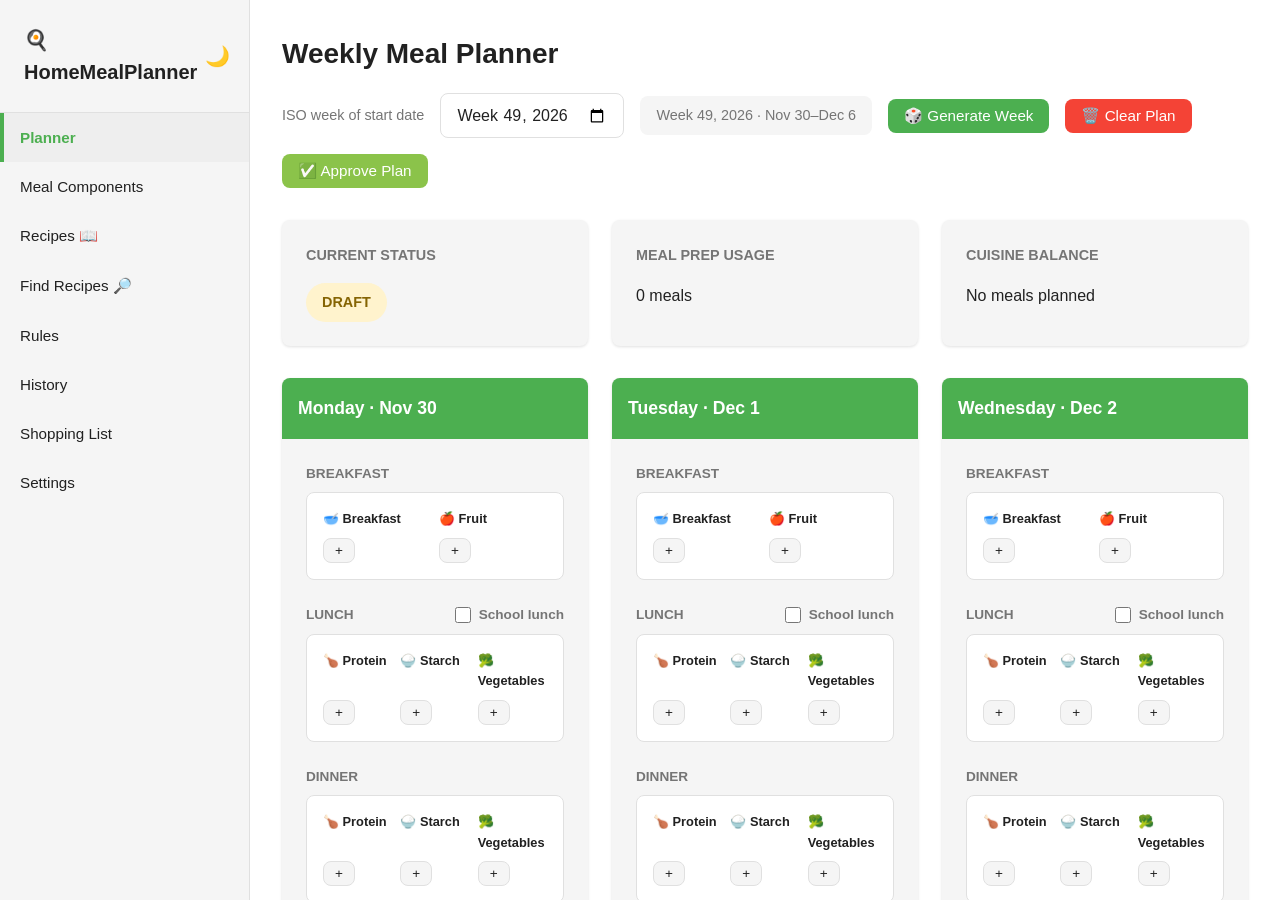
<file: index.html>
<!DOCTYPE html>
<html lang="en">
<head>
    <meta charset="UTF-8">
    <meta name="viewport" content="width=device-width, initial-scale=1.0">
    <title>HomeMealPlanner - Weekly Meal Planning Made Easy</title>
    <link rel="stylesheet" href="css/styles.css">
</head>
<body>
    <div class="app-container">
        <!-- Navigation -->
        <nav class="main-nav">
            <div class="nav-header">
                <h1 class="logo">🍳 HomeMealPlanner</h1>
                <button id="theme-toggle" class="theme-toggle" title="Toggle dark mode">
                    <span class="theme-icon">🌙</span>
                </button>
            </div>
            <ul class="nav-links">
                <li><button class="nav-btn active" data-page="planner">Planner</button></li>
                <li><button class="nav-btn" data-page="meals">Meal Components</button></li>
                <li><button class="nav-btn" data-page="recipes">Recipes 📖</button></li>
                <li><button class="nav-btn" data-page="recipe-discovery">Find Recipes 🔎</button></li>
                <li><button class="nav-btn" data-page="rules">Rules</button></li>
                <li><button class="nav-btn" data-page="history">History</button></li>
                <li><button class="nav-btn" data-page="shopping">Shopping List</button></li>
                <li><button class="nav-btn" data-page="settings">Settings</button></li>
            </ul>
        </nav>

        <!-- Main Content -->
        <main class="main-content">
            <!-- Planner Page -->
            <section id="planner-page" class="page active">
                <div class="page-header">
                    <h2>Weekly Meal Planner</h2>
                    <div class="header-actions">
                        <label class="week-select-label" for="week-selector">ISO week of start date</label>
                        <input id="week-selector" class="week-selector" type="week" aria-label="Select plan week">
                        <span id="week-display" class="week-display"></span>
                        <span id="week-approved-badge" class="status-badge approved" hidden>Approved</span>
                        <span id="history-edit-indicator" class="week-display" hidden>Editing history — approve to replace history for these dates</span>
                        <button id="btn-generate-week" class="btn btn-primary"><span aria-hidden="true">🎲</span> Generate Week</button>
                        <button id="btn-clear-plan" class="btn btn-danger"><span aria-hidden="true">🗑️</span> Clear Plan</button>
                        <button id="btn-approve-plan" class="btn btn-success"><span aria-hidden="true">✅</span> Approve Plan</button>
                    </div>
                </div>

                <!-- Dashboard Widgets -->
                <div class="dashboard-widgets">
                    <div class="widget">
                        <h3>Current Status</h3>
                        <div id="status-badge" class="status-badge draft">Draft</div>
                    </div>
                    <div class="widget">
                        <h3>Meal Prep Usage</h3>
                        <div id="meal-prep-count">0 meals</div>
                    </div>
                    <div class="widget">
                        <h3>Cuisine Balance</h3>
                        <div id="cuisine-summary">No data</div>
                    </div>
                </div>

                <!-- Week View -->
                <div class="week-container">
                    <div id="week-view" class="week-view">
                        <!-- Days dynamically inserted -->
                    </div>
                </div>

                <!-- Quick Actions -->
                <div class="quick-actions">
                    <button id="btn-regenerate-breakfast" class="btn btn-secondary">Regenerate Breakfast</button>
                    <button id="btn-regenerate-lunch" class="btn btn-secondary">Regenerate Lunch</button>
                    <button id="btn-regenerate-dinner" class="btn btn-secondary">Regenerate Dinner</button>
                </div>
            </section>

            <!-- Meals Page -->
            <section id="meals-page" class="page">
                <div class="page-header">
                    <h2>Meal Components</h2>
                    <button id="btn-add-meal" class="btn btn-primary">+ Add Component</button>
                </div>

                <p class="meal-components-intro">Add reusable components and assign their categories. Breakfast combines a breakfast component and fruit; lunch and dinner combine protein, starch and vegetables. Recipes are linked to components.</p>

                <!-- Search and Filter -->
                <div class="search-filter">
                    <input type="text" id="meal-search" placeholder="Search components..." class="search-input">
                    <select id="meal-filter-category" class="filter-select" aria-label="Filter by component category">
                        <option value="">All Categories</option>
                        <option value="Breakfast">Breakfast</option>
                        <option value="Protein">Protein</option>
                        <option value="Starch">Starch</option>
                        <option value="Fruit">Fruit</option>
                        <option value="Vegetables">Vegetables</option>
                    </select>
                    <select id="meal-filter-type" class="filter-select">
                        <option value="">All Types</option>
                        <option value="Breakfast">Breakfast</option>
                        <option value="Lunch">Lunch</option>
                        <option value="Dinner">Dinner</option>
                    </select>
                    <select id="meal-filter-cuisine" class="filter-select">
                        <option value="">All Cuisines</option>
                        <option value="Italian">Italian</option>
                        <option value="Indian">Indian</option>
                        <option value="Mexican">Mexican</option>
                        <option value="Asian">Asian</option>
                        <option value="Mediterranean">Mediterranean</option>
                        <option value="American">American</option>
                        <option value="Other">Other</option>
                    </select>
                </div>

                <!-- Meals Grid -->
                <div id="meals-grid" class="meals-grid">
                    <!-- Meal cards dynamically inserted -->
                </div>
            </section>

            <!-- Recipes Page -->
            <section id="recipes-page" class="page">
                <div class="page-header">
                    <h2>Recipes 📖</h2>
                    <div class="header-actions">
                        <button id="btn-add-recipe" class="btn btn-primary">+ Add Manually</button>
                        <button id="btn-load-recipe-link" class="btn btn-secondary">Load from Link</button>
                    </div>
                </div>

                <!-- Search -->
                <div class="search-filter">
                    <input type="text" id="recipe-search" placeholder="Search recipes..." class="search-input">
                </div>

                <!-- Recipes Grid -->
                <div id="recipes-grid" class="meals-grid">
                    <!-- Recipe cards dynamically inserted -->
                </div>
            </section>

            <section id="recipe-discovery-page" class="page">
                <div class="page-header">
                    <h2>Find Recipes</h2>
                </div>
                <p>Search the MyPlate.food recipe collection. Choose any options within each group; every selected group must match.</p>
                <p class="recipe-discovery-note">Search terms are sent to MyPlate.food (20 requests per minute and 100 recipe-detail requests per day). Recipe names are sent to Wikimedia Commons to find illustrative photos, which may not show the actual recipe.</p>
                <form id="recipe-discovery-form">
                    <fieldset class="form-group checkbox-options">
                        <legend>Protein</legend>
                        <div id="discovery-protein" class="checkbox-options-grid"></div>
                    </fieldset>
                    <fieldset class="form-group checkbox-options">
                        <legend>Starch</legend>
                        <div id="discovery-starch" class="checkbox-options-grid"></div>
                    </fieldset>
                    <fieldset class="form-group checkbox-options">
                        <legend>Vegetables</legend>
                        <div id="discovery-vegetables" class="checkbox-options-grid"></div>
                    </fieldset>
                    <div class="form-group">
                        <label for="discovery-cuisine">Cuisine keyword (optional):</label>
                        <input type="text" id="discovery-cuisine" list="discovery-cuisine-options" maxlength="80" placeholder="e.g., Italian">
                        <datalist id="discovery-cuisine-options">
                            <option value="Chinese"><option value="Danish"><option value="French">
                            <option value="Greek"><option value="Indian"><option value="Italian">
                            <option value="Japanese"><option value="Mediterranean"><option value="Mexican">
                            <option value="Polish"><option value="Thai">
                        </datalist>
                        <small>Matches the keyword in recipe titles or descriptions, not an official cuisine classification. Some relevant recipes may be missed.</small>
                    </div>
                    <div class="form-group">
                        <label for="discovery-ingredients">Other ingredients (comma-separated; all required):</label>
                        <input type="text" id="discovery-ingredients" placeholder="e.g., garlic, onion">
                    </div>
                    <div class="recipe-discovery-filters">
                        <div class="form-group">
                            <label for="discovery-difficulty">Estimated difficulty:</label>
                            <select id="discovery-difficulty">
                                <option value="">Any</option>
                                <option value="Easy">Easy</option>
                                <option value="Medium">Medium</option>
                                <option value="Hard">Hard</option>
                            </select>
                            <small>Estimated from the number of instruction sentences, not a cooking assessment.</small>
                        </div>
                        <div class="form-group">
                            <label for="discovery-time">Time mentioned in title:</label>
                            <select id="discovery-time">
                                <option value="">Any</option>
                                <option value="30">Up to 30 minutes</option>
                                <option value="45">Up to 45 minutes</option>
                                <option value="60">Up to 60 minutes</option>
                            </select>
                            <small>Approximate; recipes without a time in the title are excluded when filtering.</small>
                        </div>
                    </div>
                    <button class="btn btn-primary" type="submit">Search Recipes</button>
                </form>
                <p id="recipe-discovery-status" role="status" aria-live="polite"></p>
                <div id="recipe-discovery-results" class="meals-grid"></div>
                <p class="recipe-discovery-note">Recipes from the <a href="https://myplate.food/recipes" target="_blank" rel="noopener noreferrer">USDA MyPlate Kitchen collection, preserved at MyPlate.food</a>.</p>
            </section>

            <!-- Rules Page -->
            <section id="rules-page" class="page">
                <div class="page-header">
                    <h2>Planning Rules</h2>
                    <button id="btn-add-rule" class="btn btn-primary">+ Add Custom Rule</button>
                </div>

                <div id="rules-list" class="rules-list">
                    <!-- Rules dynamically inserted -->
                </div>
            </section>

            <!-- History Page -->
            <section id="history-page" class="page">
                <div class="page-header">
                    <h2>Planning History</h2>
                </div>

                <div class="history-controls">
                    <input type="text" id="history-search" placeholder="Search meals, cuisines..." class="search-input">
                </div>

                <div id="history-list" class="history-list">
                    <!-- History items dynamically inserted -->
                </div>
            </section>

            <!-- Shopping List Page -->
            <section id="shopping-page" class="page">
                <div class="page-header">
                    <h2>Shopping List</h2>
                    <div class="header-actions">
                        <button id="btn-print-shopping" class="btn btn-secondary">Print</button>
                        <button id="btn-export-shopping" class="btn btn-secondary">Export</button>
                    </div>
                </div>

                <div id="shopping-list" class="shopping-list">
                    <!-- Shopping items dynamically inserted -->
                </div>
            </section>

            <!-- Settings Page -->
            <section id="settings-page" class="page">
                <div class="page-header">
                    <h2>Settings</h2>
                </div>

                <div class="settings-form">
                    <div class="setting-group">
                        <label for="planning-start-day">Planning week starts on:</label>
                        <select id="planning-start-day">
                            <option>Monday</option>
                            <option>Tuesday</option>
                            <option>Wednesday</option>
                            <option>Thursday</option>
                            <option>Friday</option>
                            <option>Saturday</option>
                            <option>Sunday</option>
                        </select>
                        <small>Each plan covers seven days. Changing the start day opens a separate period; existing plans are kept.</small>
                    </div>
                    <div class="setting-group">
                        <label for="cook-for-days">Cook Meals For (days):</label>
                        <input type="number" id="cook-for-days" min="1" max="7" value="2">
                    </div>

                    <div class="setting-group">
                        <label for="history-weeks">Weeks to Avoid in History:</label>
                        <input type="number" id="history-weeks" min="1" max="52" value="4">
                    </div>

                    <div class="setting-group">
                        <label for="recipe-proxy-url">Recipe import proxy URL (optional):</label>
                        <input type="url" id="recipe-proxy-url" placeholder="https://your-worker.workers.dev">
                        <small>Configure a deployed Cloudflare Worker to import from sites that block direct browser access. See the README for setup.</small>
                    </div>

                    <div class="setting-group">
                        <button id="btn-backup" class="btn btn-secondary">Backup Data</button>
                        <button id="btn-restore" class="btn btn-secondary">Restore Data</button>
                    </div>

                    <div class="setting-group">
                        <button id="btn-export-meals" class="btn btn-secondary">Export Component Details</button>
                        <button id="btn-import-meals" class="btn btn-secondary">Import Component Details</button>
                        <small>Use Backup Data to include older simple components. Import replaces saved component details.</small>
                    </div>

                    <div class="setting-group">
                        <button id="btn-save-settings" class="btn btn-primary">Save Settings</button>
                    </div>
                </div>
            </section>
        </main>
    </div>

    <!-- Modals -->
    
    <!-- Add/Edit Meal Modal -->
    <div id="meal-modal" class="modal">
        <div class="modal-content">
            <span class="close-modal">&times;</span>
            <h2 id="meal-modal-title">Add Component</h2>
            <form id="meal-form">
                <div class="form-group">
                    <label for="meal-name">Component Name:</label>
                    <input type="text" id="meal-name" required>
                    <button type="button" id="btn-find-component-info" class="btn btn-secondary">Find ingredients and tags</button>
                    <small>Searches Wikidata using the component name. Choose the correct food and review suggestions; results may be incomplete or inaccurate.</small>
                    <div id="component-info-status" role="status" aria-live="polite"></div>
                    <div id="component-info-results" class="component-info-results"></div>
                    <div id="component-info-preview"></div>
                </div>

                <div class="form-group">
                    <label for="meal-image-url">Component photo URL (optional):</label>
                    <input type="url" id="meal-image-url" placeholder="https://example.com/photo.jpg">
                    <small>Use an image you have permission to display, or search Wikimedia Commons below. A linked recipe photo is used when no component photo is set.</small>
                    <div id="component-photo-preview"></div>
                    <div class="component-photo-search">
                        <input type="text" id="meal-photo-query" aria-label="Photo search terms" placeholder="Photo search terms (defaults to component name)">
                        <button type="button" id="btn-search-component-photo" class="btn btn-secondary">Find photos</button>
                    </div>
                    <small>Searching sends the search terms to Wikimedia Commons.</small>
                    <div id="component-photo-status" role="status" aria-live="polite"></div>
                    <div id="component-photo-results" class="component-photo-results"></div>
                    <div id="component-photo-credit"></div>
                </div>

                <fieldset class="form-group checkbox-options">
                    <legend>Meal types (select all that apply):</legend>
                    <div class="checkbox-options-grid">
                        <label><input type="checkbox" name="meal-type" value="Breakfast"> Breakfast</label>
                        <label><input type="checkbox" name="meal-type" value="Lunch"> Lunch</label>
                        <label><input type="checkbox" name="meal-type" value="Dinner"> Dinner</label>
                    </div>
                    <small>Select at least one meal type.</small>
                </fieldset>

                <fieldset class="form-group checkbox-options">
                    <legend>Categories (select all that apply):</legend>
                    <div class="checkbox-options-grid">
                        <label><input type="checkbox" name="meal-category" value="Breakfast"> 🥣 Breakfast</label>
                        <label><input type="checkbox" name="meal-category" value="Protein"> 🍗 Protein</label>
                        <label><input type="checkbox" name="meal-category" value="Starch"> 🍚 Starch</label>
                        <label><input type="checkbox" name="meal-category" value="Fruit"> 🍎 Fruit</label>
                        <label><input type="checkbox" name="meal-category" value="Vegetables"> 🥦 Vegetables</label>
                    </div>
                    <small>Choose at least one category for planning. Linked recipe categories are also included; edit the recipe to change them.</small>
                </fieldset>

                <div class="form-group">
                    <label for="meal-cuisine">Cuisine:</label>
                    <input type="text" id="meal-cuisine" placeholder="e.g., Italian">
                </div>

                <div class="form-group" id="meal-protein-group" hidden>
                    <label for="meal-protein">Protein type (optional):</label>
                    <select id="meal-protein">
                        <option value="">Select or Enter</option>
                        <option value="Chicken">Chicken</option>
                        <option value="Fish">Fish</option>
                        <option value="Beef">Beef</option>
                        <option value="Pork">Pork</option>
                        <option value="Vegetarian">Vegetarian</option>
                        <option value="Vegan">Vegan</option>
                    </select>
                    <input type="text" id="meal-protein-custom" placeholder="Or enter custom protein">
                </div>

                <div class="form-group" id="meal-pairing-group" hidden>
                    <label>Pairings for this protein</label>
                    <small>Choose suitable starches and vegetables for generated meals, including “No starch” or “No vegetables” if suitable. Leave a list empty to allow any item in that category. Manual planner selections are not restricted.</small>
                    <fieldset class="checkbox-options">
                        <legend>Suitable starches</legend>
                        <div id="meal-pairing-starches" class="checkbox-options-grid"></div>
                    </fieldset>
                    <fieldset class="checkbox-options">
                        <legend>Suitable vegetables</legend>
                        <div id="meal-pairing-vegetables" class="checkbox-options-grid"></div>
                    </fieldset>
                </div>

                <div class="form-group">
                    <label for="meal-difficulty">Difficulty:</label>
                    <select id="meal-difficulty">
                        <option value="Easy">Easy</option>
                        <option value="Medium">Medium</option>
                        <option value="Hard">Hard</option>
                    </select>
                </div>

                <div class="form-group">
                    <div class="checkbox-inline">
                        <input type="checkbox" id="meal-weekend-only">
                        <label for="meal-weekend-only">Weekend only</label>
                    </div>
                    <small>Automatic planning prioritizes this component on Saturday and Sunday and excludes it on weekdays. You can still add it manually on other days.</small>
                </div>

                <div class="form-group">
                    <div class="checkbox-inline">
                        <input type="checkbox" id="meal-manual-only">
                        <label for="meal-manual-only">Manual selection only</label>
                    </div>
                    <small>This component will not be selected automatically. You can still choose it in the planner.</small>
                </div>

                <div class="form-group">
                    <label>Meal Prep Friendly:</label>
                    <div class="checkbox-inline">
                        <input type="checkbox" id="meal-prep-friendly">
                        <label for="meal-prep-friendly">Yes</label>
                    </div>
                </div>

                <div class="form-group" id="meal-prep-days-group" style="display:none;">
                    <label for="meal-prep-days">Meal Prep Days:</label>
                    <input type="number" id="meal-prep-days" min="1" max="7" value="2">
                </div>

                <div class="form-group">
                    <label for="meal-ingredients">Ingredients (comma-separated):</label>
                    <textarea id="meal-ingredients" rows="3" placeholder="Chicken, Rice, Tomatoes, ..."></textarea>
                </div>

                <div class="form-group">
                    <label for="meal-food-groups">Food Groups (comma-separated):</label>
                    <textarea id="meal-food-groups" rows="2" placeholder="Rice, Chicken, ..."></textarea>
                </div>

                <div class="form-group">
                    <label for="meal-tags">Tags (comma-separated):</label>
                    <input type="text" id="meal-tags" placeholder="Family Favourite, Quick, ...">
                </div>

                <div class="form-actions">
                    <button type="submit" class="btn btn-primary">Save Component</button>
                    <button type="button" id="btn-cancel-meal" class="btn btn-secondary">Cancel</button>
                </div>
            </form>
        </div>
    </div>

    <!-- Add/Edit Recipe Modal -->
    <div id="recipe-modal" class="modal">
        <div class="modal-content">
            <span class="close-modal">&times;</span>
            <h2 id="recipe-modal-title">Add Recipe</h2>
            <form id="recipe-form">
                <div class="form-group">
                    <label for="recipe-import-url">Load recipe from a webpage:</label>
                    <div class="recipe-import-controls">
                        <input type="url" id="recipe-import-url" placeholder="https://example.com/recipe">
                        <button type="button" id="btn-import-recipe-url" class="btn btn-secondary">Load Recipe</button>
                    </div>
                    <small class="recipe-import-help">Optional. Import works on sites that allow browser access and publish recipe data. You can always enter the recipe manually below.</small>
                    <div id="recipe-import-status" class="recipe-import-status" role="status" aria-live="polite"></div>
                </div>

                <div id="recipe-import-preview" class="recipe-import-preview" hidden></div>

                <div class="form-group">
                    <label for="recipe-source-url">Original recipe link:</label>
                    <input type="url" id="recipe-source-url" placeholder="https://example.com/recipe">
                </div>

                <div class="form-group">
                    <label for="recipe-image-url">Recipe image URL:</label>
                    <input type="url" id="recipe-image-url" placeholder="https://example.com/recipe-photo.jpg">
                </div>

                <div class="form-group">
                    <label for="recipe-meal-link">Connect to a meal component:</label>
                    <select id="recipe-meal-link">
                        <option value="">Not linked to a component</option>
                    </select>
                </div>

                <div class="form-group" id="recipe-create-meal-group" hidden>
                    <button type="button" id="btn-create-meal-from-recipe" class="btn btn-secondary">Create a component from this recipe</button>
                    <small class="recipe-import-help">Opens a pre-filled component form. Choose its meal types and save to link it to this recipe.</small>
                </div>

                <div class="form-group">
                    <label for="recipe-name">Recipe Name:</label>
                    <input type="text" id="recipe-name" required>
                </div>

                <fieldset class="form-group checkbox-options">
                    <legend>Recipe categories (select all that apply):</legend>
                    <div class="checkbox-options-grid">
                        <label><input type="checkbox" name="recipe-category" value="Breakfast"> Breakfast</label>
                        <label><input type="checkbox" name="recipe-category" value="Protein"> Protein</label>
                        <label><input type="checkbox" name="recipe-category" value="Starch"> Starch</label>
                        <label><input type="checkbox" name="recipe-category" value="Fruit"> Fruit</label>
                        <label><input type="checkbox" name="recipe-category" value="Vegetables"> Vegetables</label>
                        <label><input type="checkbox" name="recipe-category" value="Dessert"> Dessert</label>
                    </div>
                    <small class="recipe-import-help">Link imports suggest a category. You can select more than one or change them before saving.</small>
                </fieldset>

                <div class="form-group">
                    <label for="recipe-difficulty">Difficulty:</label>
                    <select id="recipe-difficulty">
                        <option value="Easy">Easy</option>
                        <option value="Medium">Medium</option>
                        <option value="Hard">Hard</option>
                    </select>
                </div>

                <div class="form-group">
                    <label for="recipe-prep-time">Prep Time (minutes):</label>
                    <input type="number" id="recipe-prep-time" min="0" value="15">
                </div>

                <div class="form-group">
                    <label for="recipe-cook-time">Cook Time (minutes):</label>
                    <input type="number" id="recipe-cook-time" min="0" value="30">
                </div>

                <div class="form-group">
                    <label for="recipe-servings">Servings:</label>
                    <input type="number" id="recipe-servings" min="1" value="4">
                </div>

                <div class="form-group">
                    <label for="recipe-ingredients">Ingredients (one per line, format: amount unit - ingredient):</label>
                    <textarea id="recipe-ingredients" rows="5" placeholder="2 cups flour&#10;200g butter&#10;3 eggs"></textarea>
                </div>

                <div class="form-group">
                    <label for="recipe-instructions">Instructions:</label>
                    <textarea id="recipe-instructions" rows="6" placeholder="Step-by-step instructions..."></textarea>
                </div>

                <div class="form-group">
                    <label for="recipe-notes">Notes:</label>
                    <textarea id="recipe-notes" rows="3" placeholder="Tips, variations, etc."></textarea>
                </div>

                <div class="form-group">
                    <label for="recipe-tags">Tags (comma-separated):</label>
                    <input type="text" id="recipe-tags" placeholder="Quick, Vegetarian, ...">
                </div>

                <div class="form-actions">
                    <button type="submit" class="btn btn-primary">Save Recipe</button>
                    <button type="button" class="btn btn-secondary" onclick="document.getElementById('recipe-modal').classList.remove('active')">Cancel</button>
                </div>
            </form>
        </div>
    </div>

    <!-- Add/Edit Rule Modal -->
    <div id="rule-modal" class="modal">
        <div class="modal-content">
            <span class="close-modal">&times;</span>
            <h2 id="rule-modal-title">Add Custom Rule</h2>
            <form id="rule-form">
                <div class="form-group">
                    <label for="rule-name">Rule Name:</label>
                    <input type="text" id="rule-name" required placeholder="e.g., Vegetarian Wednesday">
                </div>

                <div class="form-group">
                    <label for="rule-description">Description:</label>
                    <textarea id="rule-description" rows="2" placeholder="Describe the rule..."></textarea>
                </div>

                <div class="form-actions">
                    <button type="submit" class="btn btn-primary">Save Rule</button>
                    <button type="button" class="btn btn-secondary" onclick="document.getElementById('rule-modal').classList.remove('active')">Cancel</button>
                </div>
            </form>
        </div>
    </div>

    <!-- Recipe View Modal -->
    <div id="recipe-view-modal" class="modal" role="dialog" aria-modal="true" aria-labelledby="recipe-view-title">
        <div class="modal-content">
            <button type="button" class="close-modal recipe-view-close" aria-label="Close recipe details">&times;</button>
            <h2 id="recipe-view-title">Recipe details</h2>
            <div id="recipe-view-content"></div>
        </div>
    </div>

    <!-- Meal Picker Modal -->
    <div id="meal-picker-modal" class="modal">
        <div class="modal-content">
            <span class="close-modal">&times;</span>
            <h2 id="meal-picker-title">Select Component</h2>
            <div class="meal-picker-controls">
                <input type="text" id="picker-search" placeholder="Search components..." class="search-input" aria-label="Search components">
            </div>
            <div id="meal-picker-list" class="meal-picker-list">
                <!-- Meals dynamically inserted -->
            </div>
        </div>
    </div>

    <!-- Confirmation Modal -->
    <div id="confirm-modal" class="modal">
        <div class="modal-content">
            <h2 id="confirm-title">Confirm Action</h2>
            <p id="confirm-message"></p>
            <div class="form-actions">
                <button id="confirm-yes" class="btn btn-primary">Yes</button>
                <button id="confirm-no" class="btn btn-secondary">Cancel</button>
            </div>
        </div>
    </div>

    <!-- Scripts -->
    <script src="js/app.js"></script>
    <script src="js/storage.js"></script>
    <script src="js/repository.js"></script>
    <script src="js/rules.js"></script>
    <script src="js/planner.js"></script>
    <script src="js/shopping.js"></script>
    <script src="js/history.js"></script>
    <script src="js/settings.js"></script>
    <script src="js/recipes.js"></script>
    <script src="js/ui.js"></script>
    <script src="js/recipe-search.js"></script>
</body>
</html>
</file>
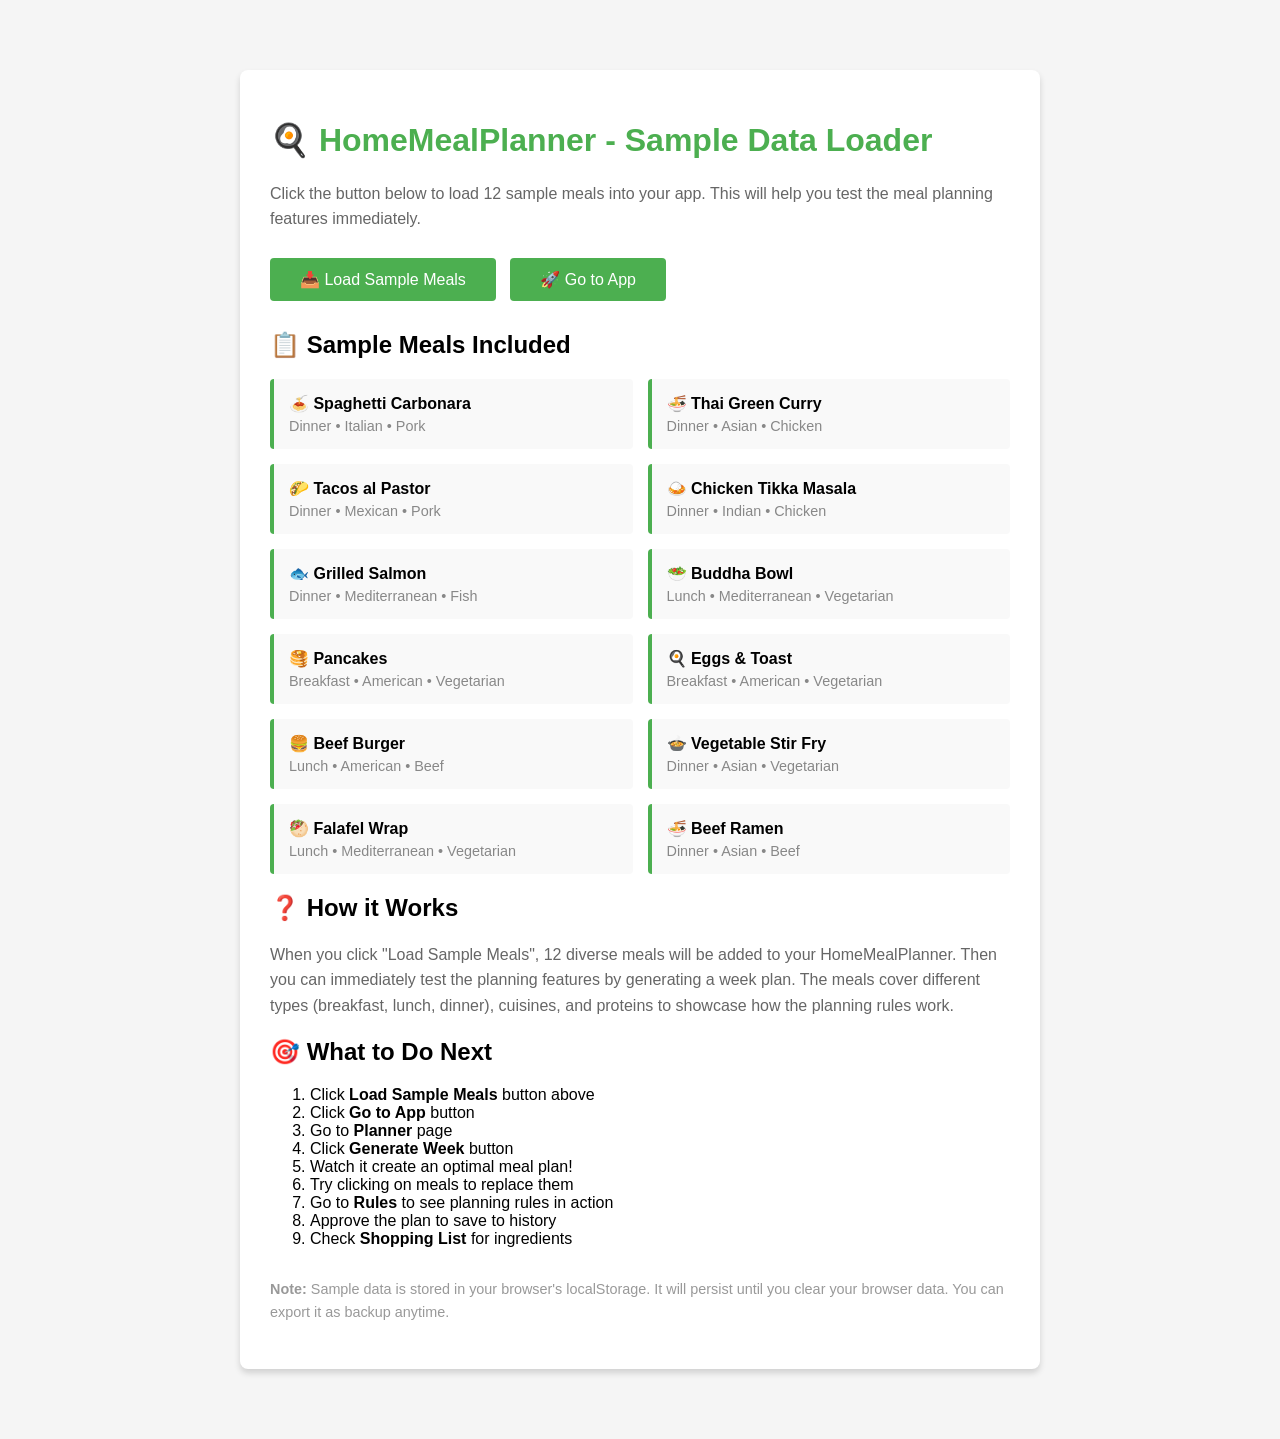
<file: sample-meals.html>
<!-- sample-meals.html - Click to load sample data into the app -->
<!DOCTYPE html>
<html lang="en">
<head>
    <meta charset="UTF-8">
    <meta name="viewport" content="width=device-width, initial-scale=1.0">
    <title>Load Sample Meals - HomeMealPlanner</title>
    <style>
        body {
            font-family: -apple-system, BlinkMacSystemFont, 'Segoe UI', Roboto, sans-serif;
            max-width: 800px;
            margin: 50px auto;
            padding: 20px;
            background: #f5f5f5;
        }
        .container {
            background: white;
            padding: 30px;
            border-radius: 8px;
            box-shadow: 0 4px 6px rgba(0,0,0,0.15);
        }
        h1 { color: #4CAF50; }
        p { line-height: 1.6; color: #666; }
        button {
            background: #4CAF50;
            color: white;
            border: none;
            padding: 12px 30px;
            font-size: 16px;
            border-radius: 4px;
            cursor: pointer;
            margin: 10px 10px 10px 0;
        }
        button:hover {
            background: #45a049;
        }
        .success { color: green; font-weight: bold; }
        .code {
            background: #f0f0f0;
            padding: 10px;
            border-radius: 4px;
            font-family: monospace;
            margin: 10px 0;
        }
        .meals-list {
            display: grid;
            grid-template-columns: repeat(auto-fit, minmax(250px, 1fr));
            gap: 15px;
            margin-top: 20px;
        }
        .meal-item {
            background: #f9f9f9;
            padding: 15px;
            border-left: 4px solid #4CAF50;
            border-radius: 4px;
        }
        .meal-name {
            font-weight: bold;
            margin-bottom: 5px;
        }
        .meal-meta {
            font-size: 0.9em;
            color: #888;
        }
    </style>
</head>
<body>
    <div class="container">
        <h1>🍳 HomeMealPlanner - Sample Data Loader</h1>
        
        <p>Click the button below to load 12 sample meals into your app. This will help you test the meal planning features immediately.</p>

        <button onclick="loadSampleMeals()">📥 Load Sample Meals</button>
        <button onclick="goToApp()">🚀 Go to App</button>

        <div id="status"></div>

        <h2>📋 Sample Meals Included</h2>
        <div class="meals-list">
            <div class="meal-item">
                <div class="meal-name">🍝 Spaghetti Carbonara</div>
                <div class="meal-meta">Dinner • Italian • Pork</div>
            </div>
            <div class="meal-item">
                <div class="meal-name">🍜 Thai Green Curry</div>
                <div class="meal-meta">Dinner • Asian • Chicken</div>
            </div>
            <div class="meal-item">
                <div class="meal-name">🌮 Tacos al Pastor</div>
                <div class="meal-meta">Dinner • Mexican • Pork</div>
            </div>
            <div class="meal-item">
                <div class="meal-name">🍛 Chicken Tikka Masala</div>
                <div class="meal-meta">Dinner • Indian • Chicken</div>
            </div>
            <div class="meal-item">
                <div class="meal-name">🐟 Grilled Salmon</div>
                <div class="meal-meta">Dinner • Mediterranean • Fish</div>
            </div>
            <div class="meal-item">
                <div class="meal-name">🥗 Buddha Bowl</div>
                <div class="meal-meta">Lunch • Mediterranean • Vegetarian</div>
            </div>
            <div class="meal-item">
                <div class="meal-name">🥞 Pancakes</div>
                <div class="meal-meta">Breakfast • American • Vegetarian</div>
            </div>
            <div class="meal-item">
                <div class="meal-name">🍳 Eggs & Toast</div>
                <div class="meal-meta">Breakfast • American • Vegetarian</div>
            </div>
            <div class="meal-item">
                <div class="meal-name">🍔 Beef Burger</div>
                <div class="meal-meta">Lunch • American • Beef</div>
            </div>
            <div class="meal-item">
                <div class="meal-name">🍲 Vegetable Stir Fry</div>
                <div class="meal-meta">Dinner • Asian • Vegetarian</div>
            </div>
            <div class="meal-item">
                <div class="meal-name">🥙 Falafel Wrap</div>
                <div class="meal-meta">Lunch • Mediterranean • Vegetarian</div>
            </div>
            <div class="meal-item">
                <div class="meal-name">🍜 Beef Ramen</div>
                <div class="meal-meta">Dinner • Asian • Beef</div>
            </div>
        </div>

        <h2>❓ How it Works</h2>
        <p>
            When you click "Load Sample Meals", 12 diverse meals will be added to your HomeMealPlanner. 
            Then you can immediately test the planning features by generating a week plan. 
            The meals cover different types (breakfast, lunch, dinner), cuisines, and proteins 
            to showcase how the planning rules work.
        </p>

        <h2>🎯 What to Do Next</h2>
        <ol>
            <li>Click <strong>Load Sample Meals</strong> button above</li>
            <li>Click <strong>Go to App</strong> button</li>
            <li>Go to <strong>Planner</strong> page</li>
            <li>Click <strong>Generate Week</strong> button</li>
            <li>Watch it create an optimal meal plan!</li>
            <li>Try clicking on meals to replace them</li>
            <li>Go to <strong>Rules</strong> to see planning rules in action</li>
            <li>Approve the plan to save to history</li>
            <li>Check <strong>Shopping List</strong> for ingredients</li>
        </ol>

        <p style="margin-top: 30px; font-size: 0.9em; color: #999;">
            <strong>Note:</strong> Sample data is stored in your browser's localStorage. 
            It will persist until you clear your browser data. You can export it as backup anytime.
        </p>
    </div>

    <script>
        function loadSampleMeals() {
            const sampleMeals = [
                {
                    name: "Spaghetti Carbonara",
                    mealType: "Dinner",
                    cuisine: "Italian",
                    protein: "Pork",
                    difficulty: "Easy",
                    mealPrepFriendly: true,
                    mealPrepDays: 2,
                    ingredients: "Pasta, Pork Guanciale, Eggs, Pecorino Cheese, Black Pepper",
                    foodGroups: "Pasta, Pork, Dairy",
                    tags: "Quick, Family Favorite"
                },
                {
                    name: "Thai Green Curry",
                    mealType: "Dinner",
                    cuisine: "Asian",
                    protein: "Chicken",
                    difficulty: "Medium",
                    mealPrepFriendly: true,
                    mealPrepDays: 3,
                    ingredients: "Chicken, Coconut Milk, Green Curry Paste, Vegetables, Jasmine Rice",
                    foodGroups: "Chicken, Rice, Vegetables",
                    tags: "Spicy"
                },
                {
                    name: "Tacos al Pastor",
                    mealType: "Dinner",
                    cuisine: "Mexican",
                    protein: "Pork",
                    difficulty: "Medium",
                    mealPrepFriendly: true,
                    mealPrepDays: 2,
                    ingredients: "Pork, Tortillas, Pineapple, Onion, Cilantro, Lime",
                    foodGroups: "Pork, Vegetables",
                    tags: "Festive"
                },
                {
                    name: "Chicken Tikka Masala",
                    mealType: "Dinner",
                    cuisine: "Indian",
                    protein: "Chicken",
                    difficulty: "Medium",
                    mealPrepFriendly: true,
                    mealPrepDays: 2,
                    ingredients: "Chicken, Yogurt, Tomato, Cream, Spices, Rice",
                    foodGroups: "Chicken, Rice, Dairy",
                    tags: "Spicy, Family Favorite"
                },
                {
                    name: "Grilled Salmon",
                    mealType: "Dinner",
                    cuisine: "Mediterranean",
                    protein: "Fish",
                    difficulty: "Easy",
                    mealPrepFriendly: false,
                    mealPrepDays: 1,
                    ingredients: "Salmon Fillet, Lemon, Olive Oil, Herbs, Vegetables",
                    foodGroups: "Fish, Vegetables",
                    tags: "Healthy, Quick"
                },
                {
                    name: "Buddha Bowl",
                    mealType: "Lunch",
                    cuisine: "Mediterranean",
                    protein: "Vegetarian",
                    difficulty: "Easy",
                    mealPrepFriendly: true,
                    mealPrepDays: 3,
                    ingredients: "Quinoa, Chickpeas, Spinach, Tomato, Cucumber, Tahini",
                    foodGroups: "Grains, Legumes, Vegetables",
                    tags: "Vegetarian, Healthy"
                },
                {
                    name: "Pancakes",
                    mealType: "Breakfast",
                    cuisine: "American",
                    protein: "Vegetarian",
                    difficulty: "Easy",
                    mealPrepFriendly: false,
                    mealPrepDays: 1,
                    ingredients: "Flour, Eggs, Milk, Butter, Maple Syrup",
                    foodGroups: "Dairy, Grains",
                    tags: "Weekend, Family Favorite"
                },
                {
                    name: "Eggs & Toast",
                    mealType: "Breakfast",
                    cuisine: "American",
                    protein: "Vegetarian",
                    difficulty: "Easy",
                    mealPrepFriendly: false,
                    mealPrepDays: 1,
                    ingredients: "Eggs, Bread, Butter, Salt, Pepper",
                    foodGroups: "Dairy, Grains",
                    tags: "Quick, Weekday"
                },
                {
                    name: "Beef Burger",
                    mealType: "Lunch",
                    cuisine: "American",
                    protein: "Beef",
                    difficulty: "Easy",
                    mealPrepFriendly: false,
                    mealPrepDays: 1,
                    ingredients: "Beef Patty, Bun, Lettuce, Tomato, Onion, Cheese",
                    foodGroups: "Beef, Dairy, Vegetables",
                    tags: "Casual"
                },
                {
                    name: "Vegetable Stir Fry",
                    mealType: "Dinner",
                    cuisine: "Asian",
                    protein: "Vegetarian",
                    difficulty: "Easy",
                    mealPrepFriendly: true,
                    mealPrepDays: 2,
                    ingredients: "Mixed Vegetables, Soy Sauce, Garlic, Ginger, Rice, Sesame Oil",
                    foodGroups: "Vegetables, Rice",
                    tags: "Vegetarian, Quick"
                },
                {
                    name: "Falafel Wrap",
                    mealType: "Lunch",
                    cuisine: "Mediterranean",
                    protein: "Vegetarian",
                    difficulty: "Easy",
                    mealPrepFriendly: true,
                    mealPrepDays: 2,
                    ingredients: "Falafel, Pita Bread, Hummus, Lettuce, Tomato, Tahini",
                    foodGroups: "Legumes, Vegetables",
                    tags: "Vegetarian, Quick"
                },
                {
                    name: "Beef Ramen",
                    mealType: "Dinner",
                    cuisine: "Asian",
                    protein: "Beef",
                    difficulty: "Medium",
                    mealPrepFriendly: true,
                    mealPrepDays: 2,
                    ingredients: "Ramen Noodles, Beef Broth, Beef, Egg, Vegetables, Soy Sauce",
                    foodGroups: "Beef, Noodles, Vegetables",
                    tags: "Comfort Food"
                }
            ];

            try {
                // Get existing meals
                const existing = JSON.parse(localStorage.getItem('hmp_meals') || '[]');
                
                // Convert sample meals to app format
                const mealsToAdd = sampleMeals.map((meal, index) => ({
                    id: 'meal-sample-' + index + '-' + Date.now(),
                    name: meal.name,
                    mealType: meal.mealType,
                    cuisine: meal.cuisine,
                    protein: meal.protein,
                    foodGroups: meal.foodGroups.split(', '),
                    mealPrepFriendly: meal.mealPrepFriendly,
                    mealPrepDays: meal.mealPrepDays,
                    difficulty: meal.difficulty,
                    ingredients: meal.ingredients.split(', '),
                    tags: meal.tags.split(', '),
                    createdAt: new Date().toISOString(),
                    lastUsed: null,
                    useCount: 0
                }));

                // Add to storage
                const allMeals = [...existing, ...mealsToAdd];
                localStorage.setItem('hmp_meals', JSON.stringify(allMeals));

                // Show success message
                const status = document.getElementById('status');
                status.innerHTML = `
                    <div class="success" style="margin-top: 20px; padding: 15px; background: #e8f5e9; border-radius: 4px;">
                        ✅ Successfully loaded ${sampleMeals.length} sample meals!
                        <br><br>
                        Now click <strong>Go to App</strong> to start planning.
                    </div>
                `;
            } catch (e) {
                const status = document.getElementById('status');
                status.innerHTML = `
                    <div style="margin-top: 20px; padding: 15px; background: #ffebee; border-radius: 4px; color: #c62828;">
                        ❌ Error loading meals: ${e.message}
                    </div>
                `;
            }
        }

        function goToApp() {
            window.location.href = 'index.html';
        }
    </script>
</body>
</html>
</file>
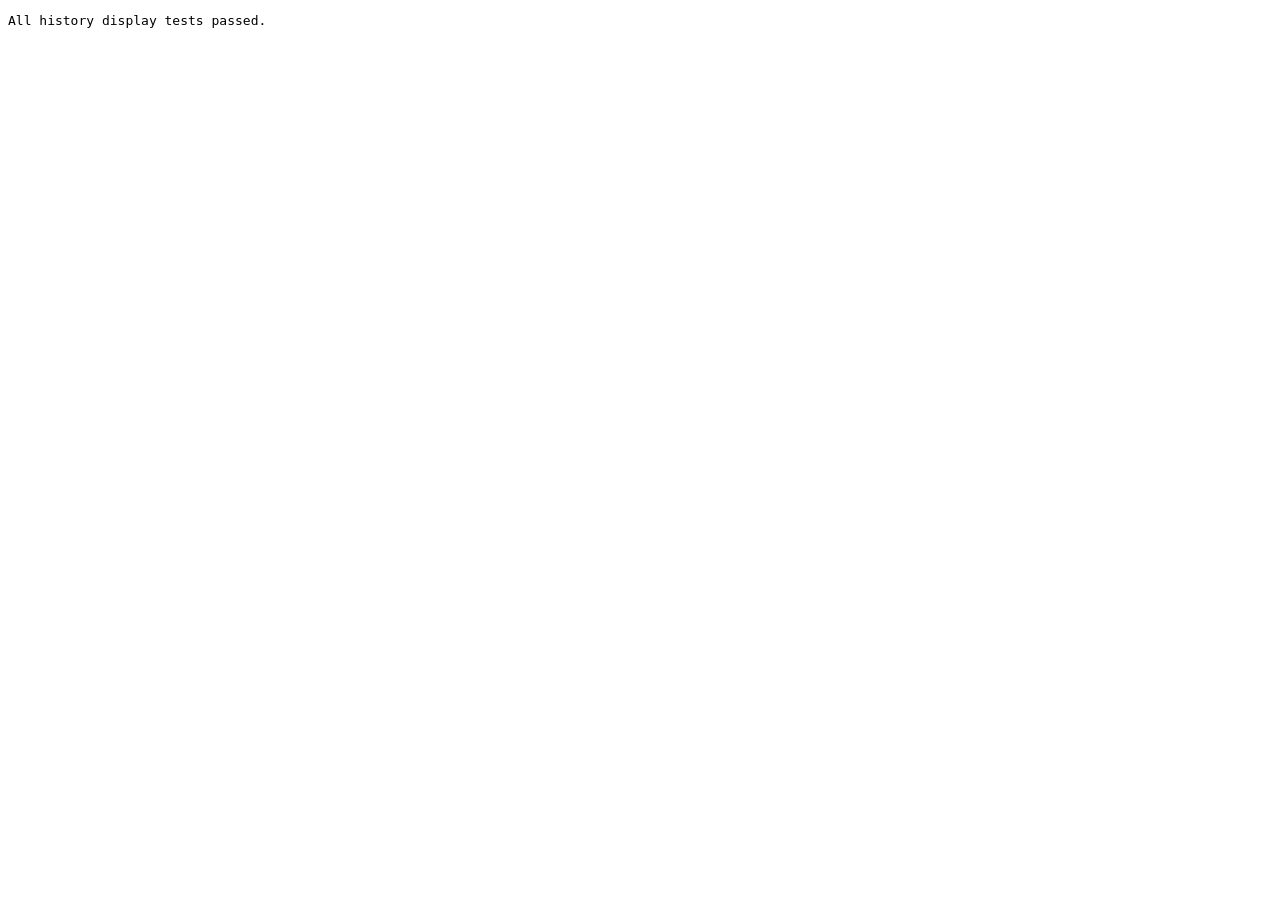
<file: tests/history.html>
<!DOCTYPE html>
<html lang="en">
<head><meta charset="utf-8"><title>History display tests</title></head>
<body>
<pre id="result">Running...</pre>
<script>
    const stored = {};
    Object.defineProperty(window, 'localStorage', { value: {
        getItem: key => Object.hasOwn(stored, key) ? stored[key] : null,
        setItem: (key, value) => { stored[key] = String(value); },
        removeItem: key => { delete stored[key]; }
    } });
</script>
<script src="../js/storage.js"></script>
<script src="../js/repository.js"></script>
<script src="../js/recipes.js"></script>
<script src="../js/rules.js"></script>
<script src="../js/planner.js"></script>
<script src="../js/history.js"></script>
<script>
    window.addEventListener('DOMContentLoaded', () => {
        const script = document.createElement('script');
        script.src = '../js/ui.js';
        script.onerror = () => { document.getElementById('result').textContent = 'FAILED: UI script did not load'; };
        script.onload = () => {
            const assert = (condition, message) => { if (!condition) throw new Error(message); };
            try {
                window.storage.set('rules', [{ id: 'avoid-same-meal-day', enabled: false, strength: 23 }]);
                const migratedStorage = new window.storage.constructor();
                let migratedRules = migratedStorage.get('rules');
                assert(migratedRules.find(rule => rule.id === 'component-repeat-policy')?.enabled &&
                    !migratedRules.some(rule => rule.id === 'avoid-same-meal-day') &&
                    migratedRules.find(rule => rule.id === 'vary-sides')?.enabled,
                    'Legacy repeat rules must be replaced and side variety added');
                new window.storage.constructor();
                assert(migratedStorage.get('rules').filter(rule => rule.id === 'component-repeat-policy').length === 1,
                    'Reloading must not duplicate the combined rule');
                migratedStorage.set('rules', [{
                    id: 'component-repeat-policy', type: 'builtin', name: 'Old name',
                    description: 'Old description', enabled: false, strength: 100
                }]);
                new window.storage.constructor();
                const updatedWeekly = migratedStorage.get('rules').find(rule => rule.id === 'component-repeat-policy');
                assert(updatedWeekly.name === 'Limit repeated components' &&
                    updatedWeekly.description.includes('Starch and vegetables can repeat') && !updatedWeekly.enabled,
                    'Updating the combined rule description must preserve its enabled state');
                migratedStorage.importData(JSON.stringify({
                    rules: [{ id: 'avoid-same-meal-day', enabled: false, strength: 23 },
                        { id: 'balance-cuisine', enabled: false, strength: 23 }]
                }));
                migratedRules = migratedStorage.get('rules');
                assert(migratedRules.find(rule => rule.id === 'component-repeat-policy')?.enabled &&
                    migratedRules.find(rule => rule.id === 'vary-sides')?.enabled &&
                    !migratedRules.find(rule => rule.id === 'balance-cuisine').enabled &&
                    migratedRules.find(rule => rule.id === 'balance-cuisine').strength === 23,
                    'Restoring an older backup must consolidate repeat rules and preserve other settings');
                migratedRules.find(rule => rule.id === 'vary-sides').enabled = false;
                migratedRules.find(rule => rule.id === 'vary-sides').strength = 25;
                migratedStorage.set('rules', migratedRules);
                new window.storage.constructor();
                const migratedVariety = migratedStorage.get('rules').find(rule => rule.id === 'vary-sides');
                assert(!migratedVariety.enabled && migratedVariety.strength === 25,
                    'Reloading must preserve side variety settings');
                const ui = new UIManager();
                const repeatItem = ui.createRuleItem(migratedRules.find(rule => rule.id === 'component-repeat-policy'));
                assert(repeatItem.querySelector('.toggle-switch') && !repeatItem.querySelector('.rule-strength-slider'),
                    'The combined strict rule must have a toggle but no misleading strength slider');
                const mealPrepCount = document.createElement('div');
                mealPrepCount.id = 'meal-prep-count';
                const cuisineSummary = document.createElement('div');
                cuisineSummary.id = 'cuisine-summary';
                document.body.append(mealPrepCount, cuisineSummary);
                ui.updateDashboardStats({
                    Monday: { breakfast: { id: '1', cuisine: 'Home' },
                        lunch: { id: '2', cuisine: 'Indian' }, dinner: { id: '3', cuisine: 'Indian' } },
                    Tuesday: { lunch: { id: '4', cuisine: 'polish' } }
                });
                const flags = cuisineSummary.querySelectorAll('img.cuisine-flag');
                const homeIcon = cuisineSummary.querySelector('.cuisine-home-icon');
                assert(cuisineSummary.textContent === 'Indian (2), 🏠Home (1), polish (1)' &&
                    flags.length === 2 && flags[0].src.endsWith('/assets/flags/in.svg') &&
                    flags[1].src.endsWith('/assets/flags/pl.svg') &&
                    [...flags].every(flag => flag.alt === '') &&
                    homeIcon?.getAttribute('aria-hidden') === 'true',
                    'Cuisine balance must show flags and a decorative house for Home');
                ui.updateDashboardStats({ Monday: { lunch: { id: '5', cuisine: 'Regional' } } });
                assert(cuisineSummary.textContent === 'Regional (1)' && !cuisineSummary.querySelector('img, span'),
                    'Unrecognized cuisines must remain readable without an icon');
                ui.updateDashboardStats({});
                assert(cuisineSummary.textContent === 'No meals planned',
                    'Cuisine balance must retain its empty state');
                mealPrepCount.remove();
                cuisineSummary.remove();
                const history = ui.createHistoryItem({
                    key: 'test', weekNumber: 46, year: 2026, approvedDate: '2026-11-14T12:00:00Z',
                    weekStartDate: '2026-11-14', weekEndDate: '2026-11-20',
                    plan: {
                        Saturday: {
                            breakfast: { name: 'A very long breakfast <b>name</b>' },
                            schoolLunch: true, lunch: { name: 'Ignored lunch' }, dinner: null
                        },
                        Sunday: { lunch: { name: 'Sunday lunch' } }
                    }
                });
                const days = history.querySelectorAll('.history-day-preview');
                assert(days.length === 7 && days[0].querySelector('.history-day-preview-title').textContent === 'Sat' &&
                    days[1].querySelector('.history-day-preview-title').textContent === 'Sun',
                    'Days must follow the saved week start');
                const saturday = Array.from(days[0].querySelectorAll('.history-meal'), row => row.textContent);
                assert(saturday.join('|') === 'Breakfast: A very long breakfast <b>name</b>|Lunch: School Lunch|Dinner: Not planned',
                    'Each day must show the full breakfast, school lunch and unplanned dinner in order');
                assert(!days[0].querySelector('b'), 'Meal names must be displayed as text');
                const sunday = Array.from(days[1].querySelectorAll('.history-meal'), row => row.textContent);
                assert(sunday.join('|') === 'Breakfast: Not planned|Lunch: Sunday lunch|Dinner: Not planned',
                    'Missing meals must retain their labelled lines');
                assert(days[2].querySelectorAll('.history-meal').length === 3,
                    'Days missing from saved history must still have three lines');
                assert(history.querySelector('[data-action="edit"]') &&
                    history.querySelector('[data-action="delete"]') && history.querySelector('[data-action="copy"]'),
                    'Each entry must offer edit, delete and copy actions');

                window.storage.set('settings', { planningStartDay: 'Monday' });
                window.planner.setTargetWeek('2026-W46');
                const originalCurrent = window.planner.getCurrentWeekInfo().weekKey;
                const originalPlan = {
                    Saturday: { breakfast: { id: 'old', name: 'Old breakfast', cuisine: 'Home',
                        protein: 'N/A', difficulty: 'Easy', ingredients: [] }, schoolLunch: false }
                };
                const dates = { weekKey: '2026-W46@2026-11-14',
                    weekStartDate: '2026-11-14', weekEndDate: '2026-11-20' };
                window.storage.saveToHistory(46, 2026, originalPlan, { totalMeals: 1 }, dates);
                const key = dates.weekKey;
                const duplicateKey = `${key}#2`;
                const otherKey = '2026-W46';
                const otherDates = { weekKey: otherKey,
                    weekStartDate: '2026-11-09', weekEndDate: '2026-11-15' };
                window.storage.saveToHistory(46, 2026, originalPlan, { totalMeals: 1 }, otherDates);
                const initialHistory = window.storage.get('history');
                initialHistory[duplicateKey] = { ...structuredClone(initialHistory[key]), key: duplicateKey };
                window.storage.set('history', initialHistory);
                const untouchedWeek = JSON.stringify(initialHistory[otherKey]);
                window.planner.editHistoryEntry(duplicateKey);
                assert(window.planner.getCurrentWeekInfo().weekStartDate === '2026-11-14' &&
                    window.planner.getCurrentWeek().status === 'Draft' &&
                    window.planner.getCurrentWeek().editingHistoryKey === duplicateKey &&
                    window.storage.get('weekly-plans')[originalCurrent],
                    'Editing must open the original start day as a draft without losing the previous week');
                window.planner.setSchoolLunch(0, true);
                assert(!window.storage.get('history')[key].plan.Saturday.schoolLunch,
                    'Draft edits must not change the history snapshot before approval');
                const reopened = new window.planner.constructor(window.storage, window.repository, window.ruleEngine);
                assert(reopened.getCurrentWeekInfo().weekStartDate === '2026-11-14' &&
                    reopened.getCurrentWeek().plan.Saturday.schoolLunch,
                    'A history draft with a different start day must survive reload');
                reopened.editHistoryEntry(duplicateKey);
                assert(reopened.getCurrentWeek().plan.Saturday.schoolLunch,
                    'Reopening an unfinished history edit must preserve the draft');
                reopened.generateWeekPlan();
                assert(reopened.getCurrentWeek().editingHistoryKey === duplicateKey &&
                    reopened.getCurrentWeek().plan.Saturday.schoolLunch,
                    'Generating the week must retain the selected history entry');
                reopened.approvePlan();
                let savedHistory = window.storage.get('history');
                assert(Object.keys(savedHistory).length === 2 && savedHistory[key].plan.Saturday.schoolLunch &&
                    !savedHistory[duplicateKey] && JSON.stringify(savedHistory[otherKey]) === untouchedWeek &&
                    reopened.getCurrentWeek().status === 'Approved' &&
                    !reopened.getCurrentWeek().editingHistoryKey,
                    'Approval must consolidate duplicate dates, preserve different dates and mark the planner approved');
                const reloadedApproved = new window.planner.constructor(window.storage, window.repository, window.ruleEngine);
                assert(reloadedApproved.getCurrentWeekInfo().weekStartDate === '2026-11-14' &&
                    reloadedApproved.getCurrentWeek().status === 'Approved',
                    'The approved original week must remain selected after reload');
                reloadedApproved.setSchoolLunch(0, false);
                assert(reloadedApproved.getCurrentWeek().status === 'Draft' &&
                    !reloadedApproved.getCurrentWeek().approvedDate && window.storage.get('history')[key].plan.Saturday.schoolLunch,
                    'Changing an approved plan must make it a draft without changing history');
                const duplicateHistory = window.storage.get('history');
                duplicateHistory[duplicateKey] = { ...structuredClone(duplicateHistory[key]), key: duplicateKey };
                window.storage.set('history', duplicateHistory);
                reloadedApproved.approvePlan();
                savedHistory = window.storage.get('history');
                assert(Object.keys(savedHistory).length === 2 && !savedHistory[duplicateKey] &&
                    !savedHistory[key].plan.Saturday.schoolLunch &&
                    reloadedApproved.getCurrentWeek().status === 'Approved' &&
                    window.storage.get('weekly-plans')[key].status === 'Approved',
                    'Reapproving from the planner must replace history and persist approved status');
                reloadedApproved.regenerateMealType('lunch');
                assert(reloadedApproved.getCurrentWeek().status === 'Draft',
                    'Regenerating an approved meal type must make it a draft');
                reloadedApproved.editHistoryEntry(key);
                assert(window.historyManager.copyHistoryToCurrent(otherKey) &&
                    !window.storage.get('current-week').editingHistoryKey,
                    'Copying history into an editing draft must clear the replacement target');
                reloadedApproved.editHistoryEntry(key);
                window.historyManager.deleteHistoryEntry(key);
                savedHistory = window.storage.get('history');
                assert(!savedHistory[key] && savedHistory[otherKey] &&
                    !window.storage.get('current-week').editingHistoryKey &&
                    !window.storage.get('weekly-plans')[key].editingHistoryKey &&
                    window.storage.get('current-week').status === 'Draft',
                    'Deletion must remove only the chosen entry and leave any draft as an ordinary draft');
                let rejectedMissing = false;
                try { window.historyManager.deleteHistoryEntry(key); } catch (error) { rejectedMissing = true; }
                assert(rejectedMissing, 'Deleting a missing entry must report an error');

                const breakfast = window.repository.addMeal({
                    name: 'Egg', mealTypes: ['Breakfast'], categories: ['Breakfast']
                });
                window.repository.addMeal({ name: 'Apple', mealTypes: ['Breakfast'], categories: ['Fruit'] });
                reloadedApproved.approvePlan();
                reloadedApproved.setMealComponent(0, 'breakfast', 'breakfast', breakfast.id);
                assert(reloadedApproved.getCurrentWeek().status === 'Draft',
                    'Manually changing a component must make an approved plan a draft');
                reloadedApproved.approvePlan();
                reloadedApproved.regenerateDay(0);
                assert(reloadedApproved.getCurrentWeek().status === 'Draft',
                    'Regenerating a day must make an approved plan a draft');
                reloadedApproved.approvePlan();
                const replacement = window.repository.getPlanningMealsByType('Breakfast')[0];
                reloadedApproved.replaceMeal(0, 'breakfast', replacement.id);
                assert(reloadedApproved.getCurrentWeek().status === 'Draft',
                    'Replacing a meal must make an approved plan a draft');
                reloadedApproved.approvePlan();
                reloadedApproved.generateWeekPlan();
                assert(reloadedApproved.getCurrentWeek().status === 'Draft',
                    'Generating the whole week must make an approved plan a draft');

                const missingDraft = reloadedApproved.getCurrentWeek();
                missingDraft.editingHistoryKey = 'missing';
                reloadedApproved.saveCurrentWeek(missingDraft);
                let rejectedApproval = false;
                try { reloadedApproved.approvePlan(); } catch (error) { rejectedApproval = true; }
                assert(rejectedApproval && reloadedApproved.getCurrentWeek().status === 'Draft',
                    'A missing history entry must not produce an approved planner');

                const legacyDates = { weekKey: '2026-W47',
                    weekStartDate: '2026-11-16', weekEndDate: '2026-11-22' };
                window.storage.set('history', {
                    '2026-W47': { key: '2026-W47', year: 2026, weekNumber: 47, plan: originalPlan },
                    '2026-W47#2': { key: '2026-W47#2', year: 2026, weekNumber: 47,
                        ...legacyDates, plan: originalPlan },
                    '2026-W47@2026-11-17': { key: '2026-W47@2026-11-17', year: 2026, weekNumber: 47,
                        weekStartDate: '2026-11-17', weekEndDate: '2026-11-23', plan: originalPlan }
                });
                window.storage.saveToHistory(47, 2026, originalPlan, {}, legacyDates);
                savedHistory = window.storage.get('history');
                assert(Object.keys(savedHistory).length === 2 && savedHistory['2026-W47'] &&
                    !savedHistory['2026-W47#2'] && savedHistory['2026-W47@2026-11-17'],
                    'Legacy Monday history must consolidate without removing a different start date');

                window.storage.set('history', {
                    '2026-W47': { key: '2026-W47', year: 2026, weekNumber: 47,
                        weekStartDate: '2026-11-17', weekEndDate: '2026-11-23', plan: originalPlan }
                });
                window.storage.saveToHistory(47, 2026, originalPlan, {}, legacyDates);
                savedHistory = window.storage.get('history');
                assert(savedHistory['2026-W47'].weekStartDate === '2026-11-17' &&
                    savedHistory['2026-W47#2'].weekStartDate === '2026-11-16',
                    'A key collision must not overwrite an entry for different dates');

                window.storage.set('settings', { planningStartDay: 'Saturday' });
                window.planner = new window.planner.constructor(window.storage, window.repository, window.ruleEngine);
                window.planner.setTargetWeek('2027-W01');
                const refresh = ui.displayCurrentWeek;
                ui.displayCurrentWeek = () => {};
                const blank = window.planner.getCurrentWeek().plan;
                const saturdayCard = ui.createDayCard('Saturday', 0, blank.Saturday, 'Jan 9');
                const sundayCard = ui.createDayCard('Sunday', 1, blank.Sunday, 'Jan 10');
                const fridayCard = ui.createDayCard('Friday', 6, blank.Friday, 'Jan 15');
                const mondayCard = ui.createDayCard('Monday', 2, blank.Monday, 'Jan 11');
                const testCards = document.createElement('div');
                testCards.append(saturdayCard, sundayCard, fridayCard, mondayCard);
                document.body.appendChild(testCards);
                assert(!saturdayCard.textContent.includes('School lunch') && !sundayCard.textContent.includes('School lunch') &&
                    mondayCard.textContent.includes('School lunch') &&
                    saturdayCard.querySelector('[aria-label="Skip lunch on Saturday"]') &&
                    sundayCard.querySelector('[aria-label="Skip lunch on Sunday"]') &&
                    fridayCard.querySelectorAll('input[aria-label^="Order "]').length === 2 &&
                    !mondayCard.querySelector('input[aria-label^="Order "]'),
                    'School lunch must be weekday-only and ordering controls must appear only for Friday through Sunday');
                saturdayCard.querySelector('[aria-label="Skip lunch on Saturday"]').click();
                sundayCard.querySelector('[aria-label="Order lunch on Sunday"]').click();
                sundayCard.querySelector('[aria-label="Order dinner on Sunday"]').click();
                fridayCard.querySelector('[aria-label="Order dinner on Friday"]').click();
                let selected = window.planner.getCurrentWeek().plan;
                assert(selected.Saturday.skipLunch && !selected.Sunday.skipLunch &&
                    selected.Sunday.orderedLunch && selected.Sunday.orderedDinner && selected.Friday.orderedDinner,
                    'Independent UI selections must persist to the correct days and meals');
                assert(ui.getEmptySlotsMessage({
                    Saturday: { breakfast: {}, lunch: null, dinner: null, skipLunch: true, orderedDinner: true },
                    Sunday: { breakfast: {}, lunch: null, dinner: null, orderedLunch: true, orderedDinner: true }
                }) === '', 'Intentionally excluded meals must not be reported as missing');
                window.planner.approvePlan();
                const selectedKey = window.planner.getCurrentWeekInfo().weekKey;
                const savedSelection = window.storage.get('history')[selectedKey];
                assert(savedSelection.plan.Saturday.skipLunch && savedSelection.plan.Sunday.orderedLunch &&
                    savedSelection.plan.Sunday.orderedDinner && savedSelection.plan.Friday.orderedDinner,
                    'Approval must persist skip and ordering choices in history');
                const selectionHistory = ui.createHistoryItem(savedSelection);
                const selectionDays = selectionHistory.querySelectorAll('.history-day-preview');
                assert(selectionDays[0].textContent.includes('Lunch: Skipped') &&
                    selectionDays[1].textContent.includes('Lunch: Order food') &&
                    selectionDays[1].textContent.includes('Dinner: Order food'),
                    'History must distinguish skipped and ordered meals');
                window.planner.editHistoryEntry(selectedKey);
                assert(window.planner.getCurrentWeek().plan.Sunday.orderedDinner,
                    'Editing history must restore ordering selections');
                const orderedCard = ui.createDayCard('Sunday', 1, window.planner.getCurrentWeek().plan.Sunday, 'Jan 10');
                testCards.appendChild(orderedCard);
                const previousAlert = window.alert;
                let message = '';
                window.alert = text => { message = text; };
                orderedCard.querySelector('[aria-label="Order lunch on Sunday"]').click();
                assert(!window.planner.getCurrentWeek().plan.Sunday.orderedLunch &&
                    !window.planner.getCurrentWeek().plan.Sunday.lunch &&
                    message.includes('No meal could be generated for Sunday lunch'),
                    'Unchecking ordering must report when no meal can be generated');
                const skippedCard = ui.createDayCard('Saturday', 0, window.planner.getCurrentWeek().plan.Saturday, 'Jan 9');
                testCards.appendChild(skippedCard);
                message = '';
                skippedCard.querySelector('[aria-label="Skip lunch on Saturday"]').click();
                assert(!window.planner.getCurrentWeek().plan.Saturday.skipLunch &&
                    !window.planner.getCurrentWeek().plan.Saturday.lunch &&
                    message.includes('No meal could be generated for Saturday lunch'),
                    'Unchecking skipped lunch must report when no meal can be generated');
                window.planner.setSchoolLunch(6, true);
                const schoolCard = ui.createDayCard('Friday', 6, window.planner.getCurrentWeek().plan.Friday, 'Jan 15');
                testCards.appendChild(schoolCard);
                message = '';
                [...schoolCard.querySelectorAll('label')].find(label => label.textContent === 'School lunch')
                    .querySelector('input').click();
                assert(!window.planner.getCurrentWeek().plan.Friday.schoolLunch &&
                    !window.planner.getCurrentWeek().plan.Friday.lunch &&
                    message.includes('No meal could be generated for Friday lunch'),
                    'Unchecking school lunch must report when no meal can be generated');
                window.planner.setSchoolLunch(0, true);
                const legacyCard = ui.createDayCard('Saturday', 0, window.planner.getCurrentWeek().plan.Saturday, 'Jan 9');
                testCards.appendChild(legacyCard);
                assert(![...legacyCard.querySelectorAll('label')].some(label => label.textContent.includes('School lunch')) &&
                    legacyCard.textContent.includes('Remove previous school lunch'),
                    'Existing weekend school lunch must remain visible and removable');
                [...legacyCard.querySelectorAll('button')].find(button => button.textContent === 'Remove previous school lunch').click();
                assert(!window.planner.getCurrentWeek().plan.Saturday.schoolLunch,
                    'Removing a legacy weekend school lunch must persist');
                window.storage.set('rules', []);
                window.repository.addMeal({ name: 'Test protein', mealTypes: ['Lunch', 'Dinner'], categories: ['Protein'] });
                window.repository.addMeal({ name: 'Test starch', mealTypes: ['Lunch', 'Dinner'], categories: ['Starch'] });
                window.repository.addMeal({ name: 'Test vegetable', mealTypes: ['Lunch', 'Dinner'], categories: ['Vegetables'] });
                window.planner.setOrderedMeal(1, 'dinner', true);
                const restoreOrderCard = ui.createDayCard('Sunday', 1, window.planner.getCurrentWeek().plan.Sunday, 'Jan 10');
                testCards.appendChild(restoreOrderCard);
                message = '';
                restoreOrderCard.querySelector('[aria-label="Order dinner on Sunday"]').click();
                assert(window.planner.getCurrentWeek().plan.Sunday.dinner && !message,
                    'Unchecking ordering must generate a meal without an error when one is available');
                window.planner.setSkipLunch(0, true);
                const restoreSkipCard = ui.createDayCard('Saturday', 0, window.planner.getCurrentWeek().plan.Saturday, 'Jan 9');
                testCards.appendChild(restoreSkipCard);
                restoreSkipCard.querySelector('[aria-label="Skip lunch on Saturday"]').click();
                assert(window.planner.getCurrentWeek().plan.Saturday.lunch && !message,
                    'Unchecking skip lunch must generate a meal when one is available');
                window.planner.setSchoolLunch(6, true);
                const restoreSchoolCard = ui.createDayCard('Friday', 6, window.planner.getCurrentWeek().plan.Friday, 'Jan 15');
                testCards.appendChild(restoreSchoolCard);
                [...restoreSchoolCard.querySelectorAll('label')].find(label => label.textContent === 'School lunch')
                    .querySelector('input').click();
                assert(window.planner.getCurrentWeek().plan.Friday.lunch && !message,
                    'Unchecking school lunch must generate a meal when one is available');
                window.planner.approvePlan();
                const approvedBeforeRemoval = JSON.stringify(window.storage.get('history')[selectedKey].plan.Friday.lunch);
                const removalCard = ui.createDayCard('Friday', 6, window.planner.getCurrentWeek().plan.Friday, 'Jan 15');
                testCards.appendChild(removalCard);
                assert(removalCard.querySelector('[aria-label="Remove Protein from Friday lunch"]') &&
                    removalCard.querySelector('[aria-label="Remove Starch from Friday lunch"]') &&
                    removalCard.querySelector('[aria-label="Remove Vegetables from Friday lunch"]') &&
                    !removalCard.querySelector('[aria-label^="Remove Breakfast"]'),
                    'Filled lunch components must have accessible removal controls');
                removalCard.querySelector('[aria-label="Remove Protein from Friday lunch"]').click();
                const afterRemoval = window.planner.getCurrentWeek();
                assert(afterRemoval.status === 'Draft' && !afterRemoval.plan.Friday.lunch.componentItems.protein &&
                    afterRemoval.plan.Friday.lunch.componentItems.starch &&
                    afterRemoval.plan.Friday.lunch.componentItems.vegetable &&
                    JSON.stringify(window.storage.get('history')[selectedKey].plan.Friday.lunch) === approvedBeforeRemoval,
                    'Removing a component must update the draft while leaving approved history unchanged');
                const updatedCard = ui.createDayCard('Friday', 6, afterRemoval.plan.Friday, 'Jan 15');
                assert(!updatedCard.querySelector('[aria-label="Remove Protein from Friday lunch"]') &&
                    updatedCard.querySelector('[aria-label="Add Protein for Friday lunch"]'),
                    'A removed component must leave an empty slot that can be filled again');
                window.alert = previousAlert;
                testCards.remove();
                ui.displayCurrentWeek = refresh;
                document.getElementById('result').textContent = 'All history display tests passed.';
            } catch (error) {
                document.getElementById('result').textContent = `FAILED: ${error.message}`;
                throw error;
            }
        };
        document.head.appendChild(script);
    });
</script>
</body>
</html>
</file>
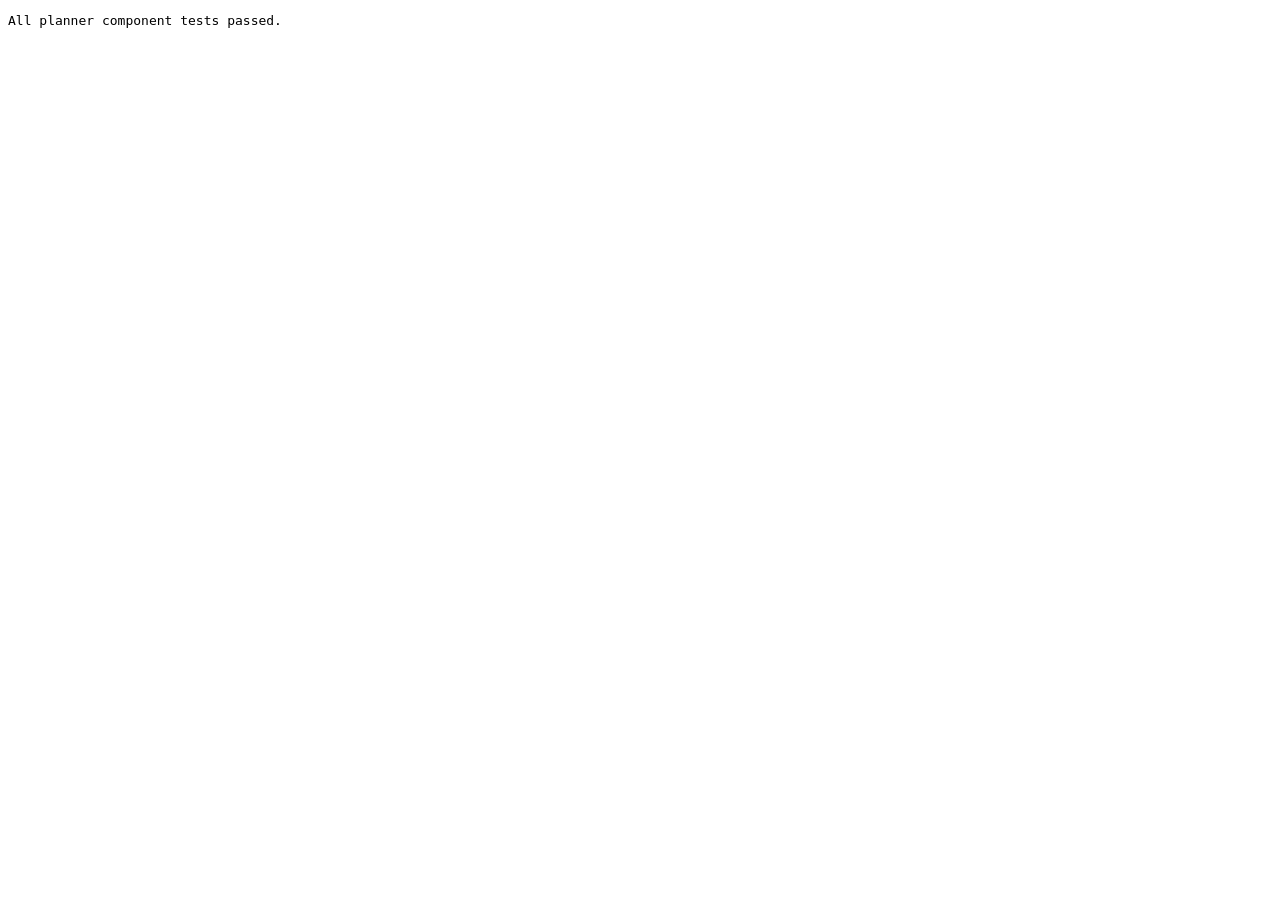
<file: tests/planner-components.html>
<!DOCTYPE html>
<html lang="en">
<head><meta charset="utf-8"><title>Planner component tests</title></head>
<body>
<pre id="result">Running...</pre>
<script>
    const data = {
        meals: [{
            id: 'curry', name: 'Curry', mealTypes: ['Lunch', 'Dinner'],
            categories: ['Protein', 'Vegetables'], ingredients: ['Chickpeas'],
            foodGroups: [], tags: [], cuisine: 'Indian', protein: 'Vegetarian',
            difficulty: 'Easy', mealPrepFriendly: false, mealPrepDays: 0
        }],
        recipes: [],
        'meal-components': { proteins: [], starches: ['Rice'], vegetables: [] },
        rules: []
    };
    window.storage = {
        get(key, fallback) { return data[key] === undefined ? fallback : structuredClone(data[key]); },
        set(key, value) { data[key] = structuredClone(value); }
    };
</script>
<script src="../js/repository.js"></script>
<script src="../js/rules.js"></script>
<script src="../js/planner.js"></script>
<script src="../js/shopping.js"></script>
<script>
    function assert(condition, message) {
        if (!condition) throw new Error(message);
    }

    try {
        const meals = window.repository.getPlanningMealsByType('Lunch');
        assert(meals.length === 1, 'Expected one complete combination');
        const meal = meals[0];
        assert(meal.componentItems.protein.id === 'curry' && meal.componentItems.vegetable.id === 'curry',
            'A multi-category item should fill both categories');
        assert(meal.componentItems.starch.name === 'Rice', 'Rice should be a separate starch item');
        assert(meal.ingredients.filter(ingredient => ingredient === 'Chickpeas').length === 1,
            'A reused item should contribute ingredients once');
        assert(window.repository.getPlanningMealsByType('Breakfast').length === 0,
            'Saved meal types must be respected');

        const pairingData = { meals: [], recipes: [],
            'meal-components': { proteins: ['Tofu'], starches: [], vegetables: [] } };
        const pairingStorage = {
            get(key, fallback) { return pairingData[key] === undefined ? fallback : structuredClone(pairingData[key]); },
            set(key, value) { pairingData[key] = structuredClone(value); }
        };
        const pairingRepo = new window.repository.constructor(pairingStorage);
        const ruleStub = { getRules: () => [], scoreMealPlacement: () => 1 };
        const pairingPlanner = new window.planner.constructor(pairingStorage, pairingRepo, ruleStub);

        const manualData = {
            meals: [], recipes: [], 'meal-components': { proteins: [], starches: [], vegetables: [] },
            settings: { planningStartDay: 'Saturday' }
        };
        const manualStorage = {
            get(key, fallback) { return manualData[key] === undefined ? fallback : structuredClone(manualData[key]); },
            set(key, value) { manualData[key] = structuredClone(value); }
        };
        const manualRepo = new window.repository.constructor(manualStorage);
        const manualPlanner = new window.planner.constructor(manualStorage, manualRepo, ruleStub);
        const normalBreakfast = manualRepo.addMeal({ name: 'Toast', mealTypes: ['Breakfast'], categories: ['Breakfast'] });
        const manualBreakfast = manualRepo.addMeal({
            name: 'Pancakes', mealTypes: ['Breakfast'], categories: ['Breakfast'], manualOnly: true, weekendOnly: true
        });
        const manualFruit = manualRepo.addMeal({
            name: 'Berries', mealTypes: ['Breakfast'], categories: ['Fruit'], manualOnly: true
        });
        manualRepo.addMeal({ name: 'Apple', mealTypes: ['Breakfast'], categories: ['Fruit'] });
        const normalProtein = manualRepo.addMeal({
            name: 'Chicken', mealTypes: ['Lunch', 'Dinner'], categories: ['Protein']
        });
        const manualProtein = manualRepo.addMeal({
            name: 'Fish', mealTypes: ['Lunch', 'Dinner'], categories: ['Protein'], manualOnly: true
        });
        const manualStarch = manualRepo.addMeal({
            name: 'Pasta', mealTypes: ['Lunch', 'Dinner'], categories: ['Starch'], manualOnly: true
        });
        const manualVegetable = manualRepo.addMeal({
            name: 'Broccoli', mealTypes: ['Lunch', 'Dinner'], categories: ['Vegetables'], manualOnly: true
        });
        manualRepo.addMeal({ name: 'Rice', mealTypes: ['Lunch', 'Dinner'], categories: ['Starch'] });
        manualRepo.addMeal({ name: 'Carrot', mealTypes: ['Lunch', 'Dinner'], categories: ['Vegetables'] });
        const allAutomatic = plan => Object.values(plan).every(day =>
            ['breakfast', 'lunch', 'dinner'].every(type =>
                !day[type] || Object.values(day[type].componentItems).every(item => !item.manualOnly)
            )
        );
        assert(!normalBreakfast.manualOnly && !normalProtein.manualOnly,
            'Existing and new components must default to automatic planning');
        assert(manualRepo.getPlanningMealsByType('Breakfast').some(meal =>
            meal.componentItems.breakfast.id === manualBreakfast.id),
            'Manual-only components must remain available in manually selected combinations');
        assert(allAutomatic(manualPlanner.generateWeekPlan()),
            'Automatic generation must exclude manual-only components in every category, including on weekends');
        for (const [type, slot, component] of [
            ['breakfast', 'breakfast', manualBreakfast], ['breakfast', 'fruit', manualFruit],
            ['lunch', 'protein', manualProtein], ['lunch', 'starch', manualStarch],
            ['lunch', 'vegetable', manualVegetable]
        ]) {
            assert(manualPlanner.setMealComponent(0, type, slot, component.id).componentItems[slot].id === component.id,
                `Manual selection must allow a manual-only ${slot}`);
        }
        const manualCombination = manualRepo.getPlanningMealsByType('Dinner').find(meal =>
            meal.componentItems.protein.id === manualProtein.id && meal.componentItems.starch.id === manualStarch.id &&
            meal.componentItems.vegetable.id === manualVegetable.id);
        assert(manualPlanner.replaceMeal(0, 'dinner', manualCombination.id).componentItems.protein.id === manualProtein.id,
            'Manual whole-meal replacement must allow manual-only components');
        assert(allAutomatic(manualPlanner.regenerateDay(0)) &&
            allAutomatic(manualPlanner.regenerateMealType('lunch')),
            'Day and meal-type regeneration must exclude manual-only components');
        manualPlanner.setOrderedMeal(1, 'dinner', true);
        assert(allAutomatic(manualPlanner.setOrderedMeal(1, 'dinner', false)),
            'Restoring an ordered slot must not select manual-only components');
        manualRepo.updateMeal(manualBreakfast.id, { ...manualBreakfast, manualOnly: false });
        assert(!manualRepo.getMeal(manualBreakfast.id).manualOnly, 'The restriction can be turned off');
        manualRepo.updateMeal(manualBreakfast.id, { ...manualBreakfast, manualOnly: true });
        const otherManualUpdates = manualRepo.getMeal(manualBreakfast.id);
        delete otherManualUpdates.manualOnly;
        manualRepo.updateMeal(manualBreakfast.id, otherManualUpdates);
        manualRepo.importMeals(manualRepo.exportMeals());
        assert(manualRepo.getMeal(manualBreakfast.id).manualOnly,
            'Unrelated edits and component export/import must preserve the restriction');
        manualRepo.updateMeal(normalBreakfast.id, { ...normalBreakfast, manualOnly: true });
        const noAutomaticBreakfast = manualPlanner.generateWeekPlan();
        assert(Object.values(noAutomaticBreakfast).every(day => !day.breakfast),
            'Automatic planning must leave breakfast empty if all breakfast components are manual-only');
        manualRepo.updateMeal(normalProtein.id, {
            ...normalProtein, pairings: { starches: [manualStarch.id], vegetables: [manualVegetable.id] }
        });
        assert(!manualRepo.getPlanningMealsByType('Lunch', { automaticOnly: true }).length &&
            manualRepo.getPlanningMealsByType('Lunch').length,
            'Automatic planning must not bypass protein pairings by using manual-only components');
        manualRepo.saveMealComponents({ proteins: ['Tofu'], starches: [], vegetables: [] });
        const simpleId = manualRepo.getSimpleComponentId('proteins', 'Tofu');
        manualRepo.updateSimpleMealComponent(simpleId, {
            name: 'Tofu', mealTypes: ['Lunch'], categories: ['Protein'], manualOnly: true
        });
        assert(manualRepo.getComponent(simpleId).manualOnly &&
            manualRepo.getComponentsByCategory('Lunch', 'Protein').some(item => item.id === simpleId),
            'Editing a simple component must persist manual-only while keeping it manually selectable');

        const weekendData = {
            meals: [], recipes: [], 'meal-components': { proteins: [], starches: [], vegetables: [] },
            settings: { planningStartDay: 'Saturday' }, rules: [], history: { approved: { plan: 'snapshot' } }
        };
        const weekendStorage = {
            get(key, fallback) { return weekendData[key] === undefined ? fallback : structuredClone(weekendData[key]); },
            set(key, value) { weekendData[key] = structuredClone(value); }
        };
        const weekendRepo = new window.repository.constructor(weekendStorage);
        const weekendPlanner = new window.planner.constructor(weekendStorage, weekendRepo, ruleStub);
        const pancakes = weekendRepo.addMeal({
            name: 'Pancakes', mealTypes: ['Breakfast'], categories: ['Breakfast'], weekendOnly: true
        });
        const toast = weekendRepo.addMeal({
            name: 'Toast', mealTypes: ['Breakfast'], categories: ['Breakfast']
        });
        weekendRepo.addMeal({ name: 'Apple', mealTypes: ['Breakfast'], categories: ['Fruit'] });
        const weekendChicken = weekendRepo.addMeal({
            name: 'Chicken', mealTypes: ['Lunch', 'Dinner'], categories: ['Protein'], ingredients: ['Chicken']
        });
        const weekendStarch = weekendRepo.addMeal({
            name: 'Potatoes', mealTypes: ['Lunch', 'Dinner'], categories: ['Starch'], weekendOnly: true
        });
        weekendRepo.addMeal({ name: 'Carrot', mealTypes: ['Lunch', 'Dinner'], categories: ['Vegetables'] });
        const weekendPlan = weekendPlanner.generateWeekPlan();
        assert(weekendPlanner.days[0] === 'Saturday' && weekendPlan.Saturday.breakfast.componentItems.breakfast.id === pancakes.id &&
            weekendPlan.Sunday.breakfast.componentItems.breakfast.id === pancakes.id &&
            weekendPlan.Monday.breakfast.componentItems.breakfast.id === toast.id &&
            weekendPlan.Saturday.lunch.componentItems.starch.id === weekendStarch.id &&
            weekendPlan.Sunday.dinner.componentItems.starch.id === weekendStarch.id && !weekendPlan.Monday.lunch,
            'Generation must use weekend-only breakfast and side components only on actual weekend days');
        for (const key of ['breakfast', 'fruit', 'protein', 'starch', 'vegetable']) {
            const candidate = { componentItems: { [key]: { id: key, weekendOnly: true } } };
            assert(!weekendPlanner.isMealAvailableOnDay(candidate, 2) &&
                weekendPlanner.isMealAvailableOnDay(candidate, 0) &&
                weekendPlanner.isMealAvailableOnDay(candidate, 1),
                `Weekend-only ${key} must be excluded on weekdays`);
        }
        assert(!weekendPlanner.isMealAvailableOnDay({ id: 'legacy', weekendOnly: true }, 2),
            'A standalone weekend-only meal must be excluded on weekdays');
        const priorityRules = {
            getRules: () => [],
            scoreMealPlacement: candidate => candidate.score
        };
        const priorityPlanner = new window.planner.constructor(weekendStorage, weekendRepo, priorityRules);
        const ordinary = { id: 'ordinary', score: 10000 };
        const weekendOne = { id: 'weekend-one', score: 1, componentItems: {
            protein: { id: 'weekend-protein', weekendOnly: true }
        } };
        const weekendTwo = { id: 'weekend-two', score: 0, componentItems: {
            protein: { id: 'weekend-protein', weekendOnly: true },
            starch: { id: 'weekend-starch', weekendOnly: true }
        } };
        const priorityPlan = priorityPlanner.initializeEmptyPlan();
        assert(priorityPlanner.selectBestMeal([ordinary, weekendOne], priorityPlan, 0, 'dinner').id === 'weekend-one' &&
            priorityPlanner.selectBestMeal([ordinary, weekendOne], priorityPlan, 1, 'dinner').id === 'weekend-one' &&
            priorityPlanner.selectBestMeal([ordinary, weekendOne], priorityPlan, 2, 'dinner').id === 'ordinary',
            'Weekend-only components must take priority over higher-scoring ordinary meals on weekends only');
        assert(priorityPlanner.selectBestMeal([weekendOne, weekendTwo], priorityPlan, 0, 'dinner').id === 'weekend-two',
            'Eligible combinations with more weekend-only components must be preferred');
        const betterWeekend = { ...weekendOne, id: 'better-weekend', score: 2 };
        assert(priorityPlanner.selectBestMeal([weekendOne, betterWeekend], priorityPlan, 0, 'dinner').id === 'better-weekend',
            'Normal scoring must break ties between equally preferred weekend combinations');
        const duplicatedItem = { id: 'same-component', weekendOnly: true };
        assert(priorityPlanner.getWeekendOnlyCount({ componentItems: {
            protein: duplicatedItem, vegetable: duplicatedItem
        } }) === 1, 'A component used in multiple categories must count only once');
        weekendPlanner.setMealComponent(2, 'breakfast', 'breakfast', pancakes.id);
        assert(weekendPlanner.getCurrentWeek().plan.Monday.breakfast.componentItems.breakfast.id === pancakes.id,
            'Manual selection must allow weekend-only components on weekdays');
        assert(weekendPlanner.regenerateDay(2).Monday.breakfast.componentItems.breakfast.id === toast.id,
            'Regenerating a weekday must replace a manually selected weekend-only component');
        const regeneratedBreakfasts = weekendPlanner.regenerateMealType('breakfast');
        assert(regeneratedBreakfasts.Saturday.breakfast.componentItems.breakfast.id === pancakes.id &&
            regeneratedBreakfasts.Monday.breakfast.componentItems.breakfast.id === toast.id,
            'Meal-type regeneration must respect weekend restrictions');
        weekendRepo.updateMeal(pancakes.id, { ...pancakes, weekendOnly: false });
        assert(!weekendRepo.getMeal(pancakes.id).weekendOnly,
            'Editing a component must persist removal of the weekend restriction');
        weekendRepo.updateMeal(pancakes.id, { ...pancakes, weekendOnly: true });
        const otherUpdates = weekendRepo.getMeal(pancakes.id);
        delete otherUpdates.weekendOnly;
        weekendRepo.updateMeal(pancakes.id, otherUpdates);
        assert(weekendRepo.getMeal(pancakes.id).weekendOnly,
            'Updates that omit the new setting must preserve it');
        const exportedWeekend = weekendRepo.exportMeals();
        weekendRepo.importMeals(exportedWeekend);
        assert(weekendRepo.getMeal(pancakes.id).weekendOnly,
            'The weekend restriction must survive meal export and import');

        const friday = weekendPlanner.days.indexOf('Friday');
        weekendPlanner.setSkipLunch(0, true);
        assert(!weekendPlanner.getCurrentWeek().plan.Saturday.lunch &&
            !weekendPlanner.getCurrentWeek().plan.Sunday.skipLunch,
            'Skipping Saturday lunch must clear it without changing Sunday');
        weekendPlanner.setOrderedMeal(1, 'lunch', true);
        weekendPlanner.setOrderedMeal(1, 'dinner', true);
        weekendPlanner.setOrderedMeal(friday, 'lunch', true);
        weekendPlanner.setOrderedMeal(friday, 'dinner', true);
        let excluded = weekendPlanner.generateWeekPlan();
        assert(excluded.Saturday.skipLunch && !excluded.Saturday.lunch && excluded.Saturday.dinner &&
            excluded.Sunday.orderedLunch && excluded.Sunday.orderedDinner &&
            !excluded.Sunday.lunch && !excluded.Sunday.dinner && excluded.Sunday.breakfast &&
            excluded.Friday.orderedLunch && excluded.Friday.orderedDinner &&
            !excluded.Friday.lunch && !excluded.Friday.dinner,
            'Full generation must preserve independent skip and order selections while still planning other meals');
        weekendPlanner.regenerateMealType('lunch');
        weekendPlanner.regenerateMealType('dinner');
        excluded = weekendPlanner.regenerateDay(1);
        assert(!excluded.Saturday.lunch && !excluded.Sunday.lunch && !excluded.Sunday.dinner &&
            !excluded.Friday.dinner && excluded.Sunday.breakfast,
            'Meal-type and day regeneration must not fill excluded meals');
        const reopenedSelections = new window.planner.constructor(weekendStorage, weekendRepo, ruleStub);
        assert(reopenedSelections.getCurrentWeek().plan.Saturday.skipLunch &&
            reopenedSelections.getCurrentWeek().plan.Sunday.orderedLunch &&
            reopenedSelections.getCurrentWeek().plan.Friday.orderedDinner,
            'Lunch and ordering selections must survive reopening');
        let blockedComponent = false;
        let blockedReplacement = false;
        try { weekendPlanner.setMealComponent(1, 'dinner', 'protein', weekendChicken.id); } catch (error) { blockedComponent = true; }
        try { weekendPlanner.replaceMeal(1, 'lunch', weekendRepo.getPlanningMealsByType('Lunch')[0].id); } catch (error) { blockedReplacement = true; }
        assert(blockedComponent && blockedReplacement, 'Ordered meals must reject manual changes');
        let blockedSkip = false;
        try { weekendPlanner.setMealComponent(0, 'lunch', 'protein', weekendChicken.id); } catch (error) { blockedSkip = true; }
        assert(blockedSkip, 'Skipped lunches must reject manual changes');
        const beforeUnorder = weekendPlanner.getCurrentWeek().plan;
        const unOrderedLunch = weekendPlanner.setOrderedMeal(1, 'lunch', false);
        assert(unOrderedLunch.Sunday.lunch && !unOrderedLunch.Sunday.orderedLunch &&
            unOrderedLunch.Sunday.orderedDinner && !unOrderedLunch.Sunday.dinner &&
            JSON.stringify(unOrderedLunch.Saturday) === JSON.stringify(beforeUnorder.Saturday) &&
            weekendPlanner.getCurrentWeek().plan.Sunday.lunch.id === unOrderedLunch.Sunday.lunch.id,
            'Turning off ordering must generate and persist only the chosen meal');
        const unavailable = weekendPlanner.setOrderedMeal(friday, 'dinner', false);
        assert(!unavailable.Friday.orderedDinner && !unavailable.Friday.dinner &&
            unavailable.Friday.orderedLunch,
            'Turning off ordering must leave the slot empty when no eligible meal is available');
        weekendPlanner.setOrderedMeal(friday, 'dinner', true);
        weekendPlanner.setSkipLunch(1, true);
        weekendPlanner.setOrderedMeal(1, 'lunch', true);
        assert(!weekendPlanner.getCurrentWeek().plan.Sunday.skipLunch,
            'Ordering lunch must turn off skip lunch');
        weekendPlanner.setSkipLunch(1, true);
        assert(!weekendPlanner.getCurrentWeek().plan.Sunday.orderedLunch,
            'Skipping lunch must turn off ordering lunch');
        excluded = weekendPlanner.regenerateDay(1);
        assert(excluded.Sunday.skipLunch && !excluded.Sunday.lunch && !excluded.Sunday.dinner,
            'Sunday lunch can be skipped independently of ordering dinner');
        const restoredSkipped = weekendPlanner.setSkipLunch(0, false);
        assert(restoredSkipped.Saturday.lunch && !restoredSkipped.Saturday.skipLunch &&
            restoredSkipped.Sunday.skipLunch && restoredSkipped.Sunday.orderedDinner,
            'Turning off skip lunch must generate only the selected lunch');
        weekendPlanner.setSchoolLunch(friday, true);
        weekendPlanner.setOrderedMeal(friday, 'lunch', true);
        assert(!weekendPlanner.getCurrentWeek().plan.Friday.schoolLunch,
            'Ordering lunch must turn off school lunch');
        weekendPlanner.setSchoolLunch(friday, true);
        assert(!weekendPlanner.getCurrentWeek().plan.Friday.orderedLunch,
            'Selecting school lunch must turn off ordering lunch');
        weekendRepo.addMeal({ name: 'Rice', mealTypes: ['Lunch', 'Dinner'], categories: ['Starch'] });
        const restoredSchool = weekendPlanner.setSchoolLunch(friday, false);
        assert(restoredSchool.Friday.lunch && !restoredSchool.Friday.schoolLunch &&
            restoredSchool.Friday.orderedDinner,
            'Turning off school lunch must generate lunch without changing dinner');
        let rejectedInvalid = 0;
        for (const [index, type] of [[2, 'lunch'], [0, 'breakfast']]) {
            try { weekendPlanner.setOrderedMeal(index, type, true); } catch (error) { rejectedInvalid++; }
        }
        try { weekendPlanner.setSkipLunch(friday, true); } catch (error) { rejectedInvalid++; }
        assert(rejectedInvalid === 3, 'Ordering and skipping must reject unsupported days and meals');
        weekendPlanner.clearPlan();
        weekendPlanner.setMealComponent(0, 'dinner', 'protein', weekendChicken.id);
        const weekendShopping = new window.shoppingManager.constructor(weekendStorage, weekendRepo);
        assert(weekendShopping.generateShoppingList().some(item => item.name === 'Chicken'),
            'The planned meal must contribute ingredients before ordering');
        weekendPlanner.setOrderedMeal(0, 'dinner', true);
        assert(!weekendShopping.generateShoppingList().some(item => item.name === 'Chicken'),
            'An ordered meal must not contribute ingredients to a regenerated shopping list');
        const strictPlanner = new window.planner.constructor(weekendStorage, weekendRepo, {
            getRules: () => [{ id: 'component-repeat-policy', enabled: true }],
            applyRule: () => 0,
            scoreMealPlacement: () => 1
        });
        strictPlanner.setSkipLunch(0, true);
        const rejectedByRules = strictPlanner.setSkipLunch(0, false);
        assert(!rejectedByRules.Saturday.lunch && !rejectedByRules.Saturday.skipLunch &&
            rejectedByRules.Saturday.orderedDinner,
            'Restoring a lunch must respect mandatory rules and preserve other exclusions');

        const beforeClear = weekendPlanner.getCurrentWeek();
        beforeClear.status = 'Approved';
        beforeClear.approvedDate = '2026-01-01T00:00:00Z';
        beforeClear.plan.Monday.schoolLunch = true;
        beforeClear.plan.Sunday.skipLunch = true;
        beforeClear.plan.Friday.orderedLunch = true;
        beforeClear.editingHistoryKey = 'approved';
        weekendPlanner.saveCurrentWeek(beforeClear);
        const otherWeek = { plan: 'other week', status: 'Approved' };
        weekendData['weekly-plans'].other = structuredClone(otherWeek);
        const selectedWeek = weekendPlanner.getCurrentWeekInfo().weekKey;
        const clearedPlan = weekendPlanner.clearPlan();
        assert(Object.values(clearedPlan).every(day =>
            !day.breakfast && !day.lunch && !day.dinner && !day.schoolLunch &&
            !day.skipLunch && !day.orderedLunch && !day.orderedDinner) &&
            weekendPlanner.getCurrentWeek().status === 'Draft' &&
            !weekendPlanner.getCurrentWeek().approvedDate &&
            weekendPlanner.getCurrentWeek().editingHistoryKey === 'approved' &&
            weekendPlanner.getCurrentWeekInfo().weekKey === selectedWeek &&
            weekendData['weekly-plans'][selectedWeek].status === 'Draft' &&
            weekendData['weekly-plans'].other.plan === 'other week' &&
            weekendData.history.approved.plan === 'snapshot',
            'Clearing must reset only the selected week, leave history intact and persist a draft');
        const reopenedClear = new window.planner.constructor(weekendStorage, weekendRepo, ruleStub);
        assert(reopenedClear.getCurrentWeek().status === 'Draft' &&
            !reopenedClear.getCurrentWeek().plan.Monday.schoolLunch &&
            !reopenedClear.getCurrentWeek().plan.Saturday.breakfast,
            'The cleared plan must remain a draft after reopening');

        const rice = pairingRepo.addMeal({ name: 'Rice', mealTypes: ['Lunch', 'Dinner'], categories: ['Starch'] });
        const pasta = pairingRepo.addMeal({ name: 'Pasta', mealTypes: ['Lunch', 'Dinner'], categories: ['Starch'] });
        const bread = pairingRepo.addMeal({ name: 'Bread', mealTypes: ['Lunch', 'Dinner'], categories: ['Starch'] });
        const broccoli = pairingRepo.addMeal({ name: 'Broccoli', mealTypes: ['Lunch', 'Dinner'], categories: ['Vegetables'] });
        const carrot = pairingRepo.addMeal({ name: 'Carrot', mealTypes: ['Dinner'], categories: ['Vegetables'] });
        const chicken = pairingRepo.addMeal({
            name: 'Chicken', mealTypes: ['Lunch', 'Dinner'], categories: ['Protein'],
            pairings: { starches: [rice.id, pasta.id], vegetables: [broccoli.id, carrot.id] }
        });
        const tofuId = pairingRepo.getSimpleComponentId('proteins', 'Tofu');
        let pairingMeals = pairingRepo.getPlanningMealsByType('Lunch');
        assert(pairingMeals.filter(item => item.componentItems.protein.id === chicken.id).length === 2 &&
            pairingMeals.filter(item => item.componentItems.protein.id === tofuId).length === 3,
            'Configured proteins must match both lists, while unconfigured proteins remain unrestricted');
        pairingMeals = pairingRepo.getPlanningMealsByType('Dinner');
        assert(pairingMeals.filter(item => item.componentItems.protein.id === chicken.id).length === 4 &&
            pairingMeals.filter(item => item.componentItems.protein.id === chicken.id)
                .every(item => [rice.id, pasta.id].includes(item.componentItems.starch.id)),
            'Starch and vegetable choices must combine independently and respect meal types');
        pairingRepo.updateMeal(chicken.id, {
            ...chicken, pairings: { starches: [], vegetables: [broccoli.id] }
        });
        pairingMeals = pairingRepo.getPlanningMealsByType('Dinner')
            .filter(item => item.componentItems.protein.id === chicken.id);
        assert(pairingMeals.length === 3 && pairingMeals.every(item => item.componentItems.vegetable.id === broccoli.id),
            'An empty starch list must allow every starch while retaining vegetable restrictions');
        pairingRepo.updateMeal(chicken.id, {
            ...chicken, pairings: { starches: [rice.id], vegetables: [] }
        });
        pairingMeals = pairingRepo.getPlanningMealsByType('Dinner')
            .filter(item => item.componentItems.protein.id === chicken.id);
        assert(pairingMeals.length === 2 && pairingMeals.every(item => item.componentItems.starch.id === rice.id),
            'An empty vegetable list must allow every vegetable while retaining starch restrictions');
        pairingRepo.updateMeal(chicken.id, {
            ...chicken, pairings: { starches: [], vegetables: [] }
        });
        assert(pairingRepo.getComponent(chicken.id).pairings === null &&
            pairingRepo.getPlanningMealsByType('Dinner').filter(item => item.componentItems.protein.id === chicken.id).length === 6,
            'Two empty lists must allow every combination');
        pairingRepo.updateMeal(chicken.id, {
            ...chicken, pairings: { starches: ['@none', rice.id], vegetables: ['@none', broccoli.id] }
        });
        pairingMeals = pairingRepo.getPlanningMealsByType('Lunch')
            .filter(item => item.componentItems.protein.id === chicken.id);
        assert(pairingMeals.length === 4 &&
            pairingMeals.some(item => item.componentItems.starch && item.componentItems.vegetable) &&
            pairingMeals.some(item => item.omittedComponents.includes('starch') && item.componentItems.vegetable) &&
            pairingMeals.some(item => item.componentItems.starch && item.omittedComponents.includes('vegetable')) &&
            pairingMeals.some(item => item.omittedComponents.length === 2),
            'No starch and no vegetables must be independent choices alongside selected components');
        pairingRepo.updateMeal(chicken.id, chicken);
        const generatedPairings = pairingPlanner.generateWeekPlan();
        assert(Object.values(generatedPairings).every(day => ['lunch', 'dinner'].every(type =>
            day[type] && (day[type].componentItems.protein.id !== chicken.id ||
                ([rice.id, pasta.id].includes(day[type].componentItems.starch.id) &&
                    [broccoli.id, carrot.id].includes(day[type].componentItems.vegetable.id))))),
            'Generated meals must respect configured pairings');
        const regeneratedPairings = pairingPlanner.regenerateMealType('dinner');
        assert(Object.values(regeneratedPairings).every(day => day.dinner &&
            (day.dinner.componentItems.protein.id !== chicken.id || [rice.id, pasta.id].includes(day.dinner.componentItems.starch.id))),
            'Regenerated meals must respect configured pairings');
        pairingRepo.updateMeal(chicken.id, { ...chicken, name: 'Chicken updated', pairings: undefined });
        assert(pairingRepo.getComponent(chicken.id).pairings.starches[0] === rice.id &&
            JSON.parse(pairingRepo.exportMeals()).find(item => item.id === chicken.id).pairings.vegetables.length === 2,
            'Editing and exporting components must preserve pairings');
        pairingRepo.deleteMeal(rice.id);
        assert(pairingRepo.getPlanningMealsByType('Lunch').some(item =>
            item.componentItems.protein.id === chicken.id && item.componentItems.starch.id === pasta.id),
            'Other allowed components must remain usable after a component is deleted');
        pairingRepo.deleteMeal(pasta.id);
        assert(!pairingRepo.getPlanningMealsByType('Lunch').some(item => item.componentItems.protein.id === chicken.id),
            'A deleted allowed component must not silently permit other combinations');
        pairingPlanner.setMealComponent(0, 'lunch', 'protein', chicken.id);
        const manualPairing = pairingPlanner.setMealComponent(0, 'lunch', 'starch', bread.id);
        assert(manualPairing.componentItems.starch.id === bread.id,
            'Manual selections may override pairing restrictions');
        pairingRepo.updateSimpleMealComponent(tofuId, {
            name: 'Tofu', mealTypes: ['Lunch'], categories: ['Protein', 'Vegetables'],
            pairings: { starches: [bread.id], vegetables: ['@self'] }
        });
        assert(pairingRepo.getComponent(tofuId).pairings.vegetables[0] === tofuId &&
            pairingRepo.getPlanningMealsByType('Lunch').some(item =>
                item.componentItems.protein.id === tofuId && item.componentItems.vegetable.id === tofuId),
            'Edited simple components must retain their identities and may pair with themselves');
        let invalidPairingsRejected = false;
        try {
            pairingRepo.updateMeal(chicken.id, {
                ...pairingRepo.getComponent(chicken.id),
                pairings: { starches: null, vegetables: [broccoli.id] }
            });
        } catch (error) {
            invalidPairingsRejected = true;
        }
        assert(invalidPairingsRejected && pairingRepo.getComponent(chicken.id).pairings.starches.length === 2,
            'Invalid pairing updates must be rejected without changing saved restrictions');
        pairingRepo.updateMeal(chicken.id, {
            ...pairingRepo.getComponent(chicken.id), pairings: { starches: [], vegetables: [] }
        });
        assert(pairingRepo.getPlanningMealsByType('Lunch').some(item =>
            item.componentItems.protein.id === chicken.id && item.componentItems.starch.id === bread.id),
            'Clearing restrictions must allow all available combinations again');

        const noSidesData = { meals: [], recipes: [],
            'meal-components': { proteins: [], starches: [], vegetables: [] } };
        const noSidesStorage = {
            get(key, fallback) { return noSidesData[key] === undefined ? fallback : structuredClone(noSidesData[key]); },
            set(key, value) { noSidesData[key] = structuredClone(value); }
        };
        const noSidesRepo = new window.repository.constructor(noSidesStorage);
        const noSidesPlanner = new window.planner.constructor(noSidesStorage, noSidesRepo, ruleStub);
        const fish = noSidesRepo.addMeal({
            name: 'Fish', mealTypes: ['Lunch', 'Dinner'], categories: ['Protein'], ingredients: ['Fish'],
            mealPrepFriendly: true, mealPrepDays: 2,
            pairings: { starches: ['@none'], vegetables: ['@none'] }
        });
        noSidesRepo.updateMeal(fish.id, {
            ...fish, pairings: { starches: ['@none'], vegetables: [] }
        });
        assert(noSidesRepo.getPlanningMealsByType('Lunch').length === 0,
            'An empty vegetable list must not allow omission without selecting no vegetables');
        noSidesRepo.updateMeal(fish.id, {
            ...fish, pairings: { starches: [], vegetables: ['@none'] }
        });
        assert(noSidesRepo.getPlanningMealsByType('Lunch').length === 0,
            'An empty starch list must not allow omission without selecting no starch');
        noSidesRepo.updateMeal(fish.id, fish);
        const noSidesMeal = noSidesRepo.getPlanningMealsByType('Lunch')[0];
        assert(noSidesMeal && noSidesMeal.componentItems.protein.id === fish.id &&
            noSidesMeal.omittedComponents.join(',') === 'starch,vegetable' &&
            noSidesMeal.mealPrepFriendly && noSidesMeal.ingredients.join(',') === 'Fish',
            'A protein can form a complete meal without either category, including for meal prep');
        assert(JSON.parse(noSidesRepo.exportMeals())[0].pairings.starches.includes('@none'),
            'Omission choices must survive component export');
        const noSidesPlan = noSidesPlanner.generateWeekPlan();
        assert(noSidesPlan[noSidesPlanner.days[0]].lunch.omittedComponents.length === 2 &&
            noSidesPlanner.regenerateDay(0)[noSidesPlanner.days[0]].dinner.omittedComponents.length === 2,
            'Generation and day regeneration must work without any starch or vegetable components');
        const noSidesShopping = new window.shoppingManager.constructor(noSidesStorage, noSidesRepo);
        assert(noSidesShopping.generateShoppingList().every(item => item.name === 'Fish'),
            'Omitted sides must not appear on the shopping list');
        const side = noSidesRepo.addMeal({ name: 'Rice', mealTypes: ['Lunch'], categories: ['Starch'] });
        const withSide = noSidesPlanner.setMealComponent(0, 'lunch', 'starch', side.id);
        assert(withSide.componentItems.starch.id === side.id &&
            !withSide.omittedComponents.includes('starch') && withSide.omittedComponents.includes('vegetable'),
            'Manually adding a side must clear its omission while preserving other omissions');
        const sideRemoved = noSidesPlanner.removeMealComponent(0, 'lunch', 'starch');
        assert(!sideRemoved.componentItems.starch && !sideRemoved.omittedComponents.includes('starch') &&
            sideRemoved.omittedComponents.includes('vegetable'),
            'Removing a component must leave that slot empty and preserve unrelated omissions');
        assert(noSidesRepo.getPlanningMealsByType('Lunch').every(item => !item.componentItems.starch),
            'Selecting only no starch must not generate a starch even when one exists');

        const removalData = {
            meals: [], recipes: [], 'meal-components': { proteins: [], starches: [], vegetables: [] }
        };
        const removalStorage = {
            get(key, fallback) { return removalData[key] === undefined ? fallback : structuredClone(removalData[key]); },
            set(key, value) { removalData[key] = structuredClone(value); }
        };
        const removalRepo = new window.repository.constructor(removalStorage);
        const removalPlanner = new window.planner.constructor(removalStorage, removalRepo, ruleStub);
        const shared = removalRepo.addMeal({
            name: 'Stew', mealTypes: ['Lunch', 'Dinner'], categories: ['Protein', 'Vegetables'],
            ingredients: ['Beans'], cuisine: 'Mexican', protein: 'Vegetarian'
        });
        const removalRice = removalRepo.addMeal({
            name: 'Rice', mealTypes: ['Lunch', 'Dinner'], categories: ['Starch'], ingredients: ['Rice']
        });
        for (const type of ['lunch', 'dinner']) {
            removalPlanner.setMealComponent(0, type, 'protein', shared.id);
            removalPlanner.setMealComponent(0, type, 'vegetable', shared.id);
            removalPlanner.setMealComponent(0, type, 'starch', removalRice.id);
        }
        const otherDinner = JSON.stringify(removalPlanner.getCurrentWeek().plan[removalPlanner.days[0]].dinner);
        const removedProtein = removalPlanner.removeMealComponent(0, 'lunch', 'protein');
        assert(!removedProtein.componentItems.protein && removedProtein.componentItems.vegetable.id === shared.id &&
            removedProtein.componentItems.starch.id === removalRice.id && removedProtein.protein === 'N/A' &&
            removedProtein.ingredients.includes('Beans') &&
            JSON.stringify(removalPlanner.getCurrentWeek().plan[removalPlanner.days[0]].dinner) === otherDinner,
            'Removing protein must recalculate the meal without changing other slots or meals');
        const removedVegetable = removalPlanner.removeMealComponent(0, 'lunch', 'vegetable');
        assert(!removedVegetable.ingredients.includes('Beans') && removedVegetable.ingredients.includes('Rice'),
            'A removed component must no longer contribute ingredients once its last slot is removed');
        const removedDinnerStarch = removalPlanner.removeMealComponent(0, 'dinner', 'starch');
        assert(!removedDinnerStarch.componentItems.starch && !removedDinnerStarch.ingredients.includes('Rice'),
            'Starch can be removed from dinner without removing the other components');
        const removalShopping = new window.shoppingManager.constructor(removalStorage, removalRepo);
        assert(removalShopping.generateShoppingList().some(item => item.name === 'Rice'),
            'Ingredients from remaining components must stay on the shopping list');
        assert(removalPlanner.removeMealComponent(0, 'lunch', 'starch') === null &&
            !removalPlanner.getCurrentWeek().plan[removalPlanner.days[0]].lunch &&
            !removalShopping.generateShoppingList().some(item => item.name === 'Rice'),
            'Removing the final component must clear the meal and remove its ingredients from a new shopping list');
        assert(removalPlanner.setMealComponent(0, 'lunch', 'protein', shared.id).componentItems.protein.id === shared.id,
            'A component can be added back after clearing a meal');
        let invalidRemovalRejected = false;
        try { removalPlanner.removeMealComponent(0, 'lunch', 'vegetable'); } catch (error) { invalidRemovalRejected = true; }
        assert(invalidRemovalRejected && removalPlanner.getCurrentWeek().plan[removalPlanner.days[0]].lunch,
            'Removing an empty slot must report an error without changing the meal');

        const sharedRice = {
            id: 'other', componentItems: {
                protein: { id: 'chicken' },
                starch: meal.componentItems.starch,
                vegetable: { id: 'carrot' }
            }
        };
        const comparison = window.planner.initializeEmptyPlan();
        comparison.Monday.breakfast = sharedRice;
        assert(window.ruleEngine.ruleAvoidSameMealDay(meal, comparison, 0, 'lunch') === 100 &&
            window.ruleEngine.ruleAvoidConsecutive(meal, comparison, 1, 'lunch') === 100,
            'Shared starch must not block meals on the same or consecutive days');
        const fruitMeal = { componentItems: { fruit: { id: 'apple' } } };
        comparison.Monday.breakfast = fruitMeal;
        assert(window.ruleEngine.ruleAvoidSameMealDay(fruitMeal, comparison, 0, 'lunch') === 0 &&
            window.ruleEngine.ruleAvoidConsecutive(fruitMeal, comparison, 1, 'breakfast') === 0,
            'Fruit repeat restrictions must still apply');
        const prepFruit = { componentItems: { fruit: { id: 'apple', mealPrepFriendly: true, mealPrepDays: 2 } } };
        assert(window.ruleEngine.ruleAvoidConsecutive(prepFruit, comparison, 1, 'breakfast') === 100,
            'Meal-prep fruit can repeat for its configured consecutive days');
        comparison.Wednesday.breakfast = fruitMeal;
        assert(window.ruleEngine.ruleAvoidConsecutive(prepFruit, comparison, 1, 'breakfast') === 0,
            'Fruit meal prep must not exceed its consecutive-day limit');

        const weekly = { id: 'component-repeat-policy', enabled: true, strength: 100 };
        data.rules.push(weekly);
        const tikka = { componentItems: {
            protein: { id: 'tikka' }, starch: { id: 'rice' }, vegetable: { id: 'broccoli' }
        } };
        const anotherProtein = { componentItems: {
            protein: { id: 'other-protein' }, starch: { id: 'rice' }, vegetable: { id: 'broccoli' }
        } };
        const sideReuse = window.planner.initializeEmptyPlan();
        sideReuse.Friday.lunch = tikka;
        sideReuse.Saturday.lunch = anotherProtein;
        sideReuse.Sunday.lunch = anotherProtein;
        assert(window.planner.selectBestMeal([tikka], sideReuse, 5, 'dinner'),
            'The same rice and vegetables must not block a Friday-lunch to Saturday-dinner protein repeat');
        const variety = { id: 'vary-sides', enabled: true, strength: 75 };
        data.rules.push(variety);
        const differentSides = { componentItems: {
            protein: { id: 'tikka' }, starch: { id: 'potato' }, vegetable: { id: 'carrot' }
        } };
        assert(window.planner.selectBestMeal([tikka, differentSides], sideReuse, 5, 'dinner')
            .componentItems.vegetable.id === 'carrot',
            'Side variety must favor less-used starch and vegetables, including later days');
        assert(window.planner.selectBestMeal([tikka], sideReuse, 5, 'dinner'),
            'Side variety must not prohibit repeats when no alternative is available');
        variety.enabled = false;
        assert(window.planner.selectBestMeal([tikka, differentSides], sideReuse, 5, 'dinner')
            .componentItems.vegetable.id === 'broccoli',
            'Disabling side variety must restore normal scoring');
        data.rules.pop();
        const replacing = window.planner.initializeEmptyPlan();
        replacing.Saturday.dinner = tikka;
        assert(window.ruleEngine.ruleVarySides(tikka, replacing, 5, 'dinner') === 100,
            'The slot being regenerated must not count as a previous use');
        const legacySides = window.planner.initializeEmptyPlan();
        legacySides.Monday.lunch = { components: { protein: 'Tofu', starch: 'Rice', vegetable: 'Broccoli' } };
        assert(window.planner.selectBestMeal(
            [{ components: { protein: 'Beans', starch: 'Rice', vegetable: 'Broccoli' } }],
            legacySides, 1, 'dinner'),
            'Legacy starch and vegetable components must also be allowed to repeat');
        assert(window.ruleEngine.ruleVarySides(
            { components: { protein: 'Beans', starch: 'Rice', vegetable: 'Broccoli' } },
            legacySides, 1, 'dinner') < 100,
            'Side variety must recognize legacy components');
        const weekComparison = window.planner.initializeEmptyPlan();
        weekComparison.Monday.breakfast = sharedRice;
        assert(window.ruleEngine.ruleAvoidComponentWeek(meal, weekComparison, 2, 'lunch') === 100,
            'The weekly rule must not restrict shared starch or vegetables');
        const breakfastMeal = { componentItems: {
            breakfast: { id: 'pancakes' }, fruit: { id: 'apple' }
        } };
        weekComparison.Monday.breakfast = { componentItems: {
            breakfast: { id: 'toast' }, fruit: { id: 'apple' }
        } };
        assert(window.ruleEngine.ruleAvoidComponentWeek(breakfastMeal, weekComparison, 2, 'breakfast') === 100,
            'The weekly rule must not restrict shared fruit');
        weekComparison.Monday.breakfast = breakfastMeal;
        assert(window.ruleEngine.applyRule(weekly, breakfastMeal, weekComparison, 2, 'breakfast') === 0,
            'A breakfast component must not repeat after a gap');
        const secondBreakfast = { componentItems: {
            breakfast: { id: 'pancakes' }, fruit: { id: 'pear' }
        } };
        assert(!window.planner.selectBestMeal([secondBreakfast], weekComparison, 1, 'breakfast'),
            'A breakfast component must not repeat on consecutive days even with different fruit');
        const prepBreakfast = structuredClone(secondBreakfast);
        prepBreakfast.componentItems.breakfast.mealPrepFriendly = true;
        prepBreakfast.componentItems.breakfast.mealPrepDays = 2;
        assert(!window.planner.selectBestMeal([prepBreakfast], weekComparison, 1, 'breakfast'),
            'Meal prep must not exempt breakfast from the weekly restriction');
        assert(window.ruleEngine.applyRule(weekly, breakfastMeal, weekComparison, 0, 'breakfast') === 100,
            'Replacing the current breakfast slot must not conflict with itself');
        const ordinaryBreakfast = { id: 'ordinary-breakfast', componentItems: {
            breakfast: { id: 'toast' }, fruit: { id: 'pear' }
        } };
        const weekendBreakfast = { id: 'weekend-breakfast', componentItems: {
            breakfast: { id: 'pancakes', weekendOnly: true }, fruit: { id: 'apple' }
        } };
        assert(window.planner.selectBestMeal([weekendBreakfast, ordinaryBreakfast], weekComparison, 5, 'breakfast')
            .id === 'ordinary-breakfast', 'Weekend priority must not bypass the breakfast repeat rule');
        weekComparison.Monday.breakfast = null;
        weekComparison.Friday.breakfast = breakfastMeal;
        assert(!window.planner.selectBestMeal([secondBreakfast], weekComparison, 0, 'breakfast'),
            'Regenerating an earlier day must check breakfasts later in the week');
        weekComparison.Friday.breakfast = null;
        weekComparison.Friday.breakfast = { components: { breakfast: 'Pancakes', fruit: 'Apple' } };
        assert(!window.planner.selectBestMeal(
            [{ components: { breakfast: 'Pancakes', fruit: 'Pear' } }], weekComparison, 0, 'breakfast'),
            'The breakfast restriction must recognize legacy components');
        weekComparison.Friday.breakfast = null;
        const sharedProtein = { componentItems: {
            protein: meal.componentItems.protein, starch: { id: 'other-starch' }
        } };
        weekComparison.Monday.dinner = sharedProtein;
        assert(window.ruleEngine.applyRule(weekly, meal, weekComparison, 2, 'lunch') === 0 &&
            !window.planner.selectBestMeal([meal], weekComparison, 2, 'lunch'),
            'A protein used earlier in the week must be blocked even on nonconsecutive days');
        assert(window.planner.selectBestMeal([meal], weekComparison, 1, 'lunch') &&
            window.ruleEngine.applyRule(weekly, meal, weekComparison, 1, 'dinner') === 0 &&
            window.ruleEngine.applyRule(weekly, meal, weekComparison, 0, 'lunch') === 0,
            'A protein may repeat at lunch after dinner, but not at dinner again or on the same day');
        weekComparison.Monday.dinner = null;
        weekComparison.Monday.lunch = sharedProtein;
        assert(window.planner.selectBestMeal([meal], weekComparison, 1, 'dinner') &&
            window.ruleEngine.applyRule(weekly, meal, weekComparison, 1, 'lunch') === 0,
            'A protein may repeat at dinner after lunch, but not at lunch again');
        weekComparison.Tuesday.dinner = sharedProtein;
        assert(window.ruleEngine.applyRule(weekly, meal, weekComparison, 2, 'lunch') === 0 &&
            window.ruleEngine.applyRule(weekly, meal, weekComparison, 6, 'dinner') === 0,
            'A protein cannot be used a third time, even on a consecutive day');
        weekComparison.Monday.lunch = null;
        weekComparison.Tuesday.dinner = null;
        weekComparison.Wednesday.dinner = sharedProtein;
        assert(window.planner.selectBestMeal([meal], weekComparison, 1, 'lunch') &&
            !window.planner.selectBestMeal([meal], weekComparison, 1, 'dinner'),
            'Regenerating an earlier day must check the following day and opposite meal slot');
        weekComparison.Wednesday.dinner = null;
        weekComparison.Monday.dinner = sharedProtein;
        weekComparison.Monday.lunch = meal;
        assert(window.ruleEngine.applyRule(weekly, meal, weekComparison, 0, 'lunch') === 0,
            'Another meal on the same day remains a conflict while replacing the target slot');
        weekComparison.Monday.dinner = null;
        assert(window.ruleEngine.applyRule(weekly, meal, weekComparison, 0, 'lunch') === 100,
            'The target slot must not conflict with itself');
        weekComparison.Monday.lunch = null;
        weekComparison.Monday.breakfast = { components: { protein: 'Tofu' } };
        const legacyProtein = { components: { protein: 'Tofu', starch: 'Rice' } };
        assert(window.ruleEngine.applyRule(weekly, legacyProtein, weekComparison, 4, 'lunch') === 0,
            'Weekly repetition must recognize legacy component plans');
        weekComparison.Monday.breakfast = null;
        weekComparison.Monday.dinner = sharedProtein;
        const rotatedDays = ['Saturday', 'Sunday', 'Monday', 'Tuesday', 'Wednesday', 'Thursday', 'Friday'];
        const rotatedWeek = window.planner.initializeEmptyPlan();
        rotatedWeek.Saturday.dinner = sharedProtein;
        window.ruleEngine.days = rotatedDays;
        assert(window.ruleEngine.applyRule(weekly, meal, rotatedWeek, 2, 'lunch') === 0,
            'Weekly repetition must follow the configured start day across Sunday and Monday');
        window.ruleEngine.days = [...window.planner.days];
        weekly.enabled = false;
        assert(window.planner.selectBestMeal([meal], weekComparison, 1, 'dinner') &&
            window.planner.selectBestMeal([meal], weekComparison, 4, 'lunch'),
            'Disabling the combined rule must permit consecutive and nonconsecutive repeats');
        weekly.enabled = true;
        const futurePlan = window.planner.initializeEmptyPlan();
        futurePlan.Friday.dinner = meal;
        window.planner.saveCurrentWeek(window.planner.createWeekRecord(futurePlan));
        const regeneratedDay = window.planner.regenerateDay(0);
        assert(!regeneratedDay.Monday.lunch && !regeneratedDay.Monday.dinner,
            'Regenerating an earlier day must not repeat a component already used later in the week');
        const regeneratedType = window.planner.regenerateMealType('lunch');
        assert(!regeneratedType.Monday.lunch && regeneratedType.Friday.dinner,
            'Regenerating a meal type must respect unchanged meals elsewhere in the week');
        const restrictedWeek = window.planner.generateWeekPlan();
        assert(restrictedWeek.Monday.lunch && !restrictedWeek.Wednesday.lunch,
            'Week generation must leave later slots empty rather than repeat a component');

        const simpleData = { rules: [weekly] };
        const simpleStorage = {
            get(key, fallback) { return simpleData[key] === undefined ? fallback : structuredClone(simpleData[key]); },
            set(key, value) { simpleData[key] = structuredClone(value); }
        };
        const simpleMeals = {
            Breakfast: [breakfastMeal, secondBreakfast],
            Lunch: [{ componentItems: { protein: { id: 'tofu' } } }],
            Dinner: [{ componentItems: { protein: { id: 'tofu' } } }]
        };
        const simpleRepository = { getPlanningMealsByType(type) { return simpleMeals[type]; } };
        const simpleEngine = new window.ruleEngine.constructor(simpleStorage, simpleRepository);
        const simplePlanner = new window.planner.constructor(simpleStorage, simpleRepository, simpleEngine);
        const simplePlan = simplePlanner.generateWeekPlan();
        assert(simplePlan.Monday.breakfast && !simplePlan.Tuesday.breakfast && !simplePlan.Wednesday.breakfast &&
            simplePlan.Monday.lunch && simplePlan.Tuesday.dinner &&
            !simplePlan.Tuesday.lunch && !simplePlan.Wednesday.lunch && !simplePlan.Wednesday.dinner,
            'Generation must use a breakfast only once but still allow a lunch-to-dinner protein pair');
        const rotatedData = { rules: [weekly], settings: { planningStartDay: 'Saturday' } };
        const rotatedStorage = {
            get(key, fallback) { return rotatedData[key] === undefined ? fallback : structuredClone(rotatedData[key]); },
            set(key, value) { rotatedData[key] = structuredClone(value); }
        };
        const rotatedRepo = { getPlanningMealsByType(type) {
            return type === 'Breakfast' ? [ordinaryBreakfast, weekendBreakfast] : [];
        } };
        const rotatedEngine = new window.ruleEngine.constructor(rotatedStorage, rotatedRepo);
        const rotatedPlanner = new window.planner.constructor(rotatedStorage, rotatedRepo, rotatedEngine);
        const generatedWeekend = rotatedPlanner.generateWeekPlan();
        assert(generatedWeekend.Saturday.breakfast.id === 'weekend-breakfast' &&
            generatedWeekend.Sunday.breakfast.id === 'ordinary-breakfast' &&
            !generatedWeekend.Monday.breakfast,
            'Generation must prefer a weekend breakfast once and fall back rather than repeat it');
        const laterWeekend = rotatedPlanner.initializeEmptyPlan();
        laterWeekend.Sunday.breakfast = weekendBreakfast;
        rotatedPlanner.saveCurrentWeek(rotatedPlanner.createWeekRecord(laterWeekend));
        assert(rotatedPlanner.regenerateDay(0).Saturday.breakfast.id === 'ordinary-breakfast',
            'Regeneration must not prioritize a weekend breakfast already used later in the week');
        data.rules.pop();

        const plan = window.planner.generateWeekPlan();
        assert(plan.Monday.lunch && plan.Monday.dinner && plan.Tuesday.lunch,
            'Generation without the repeat rule must allow repeats');
        const regenerated = window.planner.regenerateMealType('lunch');
        assert(regenerated.Monday.lunch && regenerated.Tuesday.lunch,
            'Regeneration without the repeat rule must allow repeats');

        data.meals[0].categories = ['Protein'];
        assert(window.repository.getPlanningMealsByType('Lunch').length === 0,
            'Generation must not produce an incomplete combination');
        data.recipes.push({ mealId: 'curry', categories: ['Vegetables'] });
        assert(window.repository.getPlanningMealsByType('Lunch').length === 1,
            'Linked recipe categories should make a saved item eligible');

        const riceId = meal.componentItems.starch.id;
        data.recipes.push({ id: 'rice-recipe', mealId: riceId });
        assert(window.repository.getComponent(riceId).name === 'Rice',
            'Existing simple components must be available for recipe links');
        assert(window.repository.getPlanningMealsByType('Lunch')[0].componentItems.starch.id === riceId,
            'Existing simple component identities must remain stable in generated plans');
        window.repository.removeSimpleMealComponent('starches', 0);
        assert(data.recipes.find(recipe => recipe.id === 'rice-recipe').mealId === null,
            'Removing a simple component must unlink its recipes');
        assert(data.recipes.find(recipe => recipe.mealId === 'curry'),
            'Removing a component must not unlink other recipes');

        data['meal-components'].starches.push('Pasta');
        const pastaId = window.repository.getSimpleComponentId('starches', 'Pasta');
        data.recipes.push({ id: 'pasta-recipe', mealId: pastaId });
        window.repository.updateSimpleMealComponent(pastaId, {
            name: 'Whole-grain pasta', mealTypes: ['Lunch'], categories: ['Starch'],
            ingredients: ['Pasta'], foodGroups: [], tags: []
        });
        assert(window.repository.getComponent(pastaId).name === 'Whole-grain pasta',
            'Editing a simple component must preserve its identity');
        assert(!data['meal-components'].starches.length &&
            data.recipes.find(recipe => recipe.id === 'pasta-recipe').mealId === pastaId,
            'Editing a simple component must preserve its recipe link without duplicating it');
        assert(window.repository.getPlanningMealsByType('Lunch')[0].componentItems.starch.id === pastaId,
            'Edited components must remain available to the planner');
        window.repository.deleteMeal(pastaId);
        assert(data.recipes.find(recipe => recipe.id === 'pasta-recipe').mealId === null,
            'Deleting an edited component must unlink its recipes');

        const egg = window.repository.addMeal({ name: 'Egg', mealTypes: ['Breakfast'], categories: ['Breakfast'] });
        window.repository.addMeal({ name: 'Bread', mealTypes: ['Breakfast'], categories: ['Starch'] });
        window.repository.addMeal({ name: 'Carrot', mealTypes: ['Breakfast'], categories: ['Vegetables'] });
        assert(window.repository.getPlanningMealsByType('Breakfast').length === 0,
            'Breakfast needs fruit, not a vegetable');
        const apple = window.repository.addMeal({ name: 'Apple', mealTypes: ['Breakfast'], categories: ['Fruit'] });
        const photoCredit = { title: 'Apple photo', author: 'Artist', license: 'CC BY 4.0',
            sourceUrl: 'https://commons.wikimedia.org/wiki/File:Apple.jpg',
            licenseUrl: 'https://creativecommons.org/licenses/by/4.0/' };
        window.repository.updateMeal(apple.id, { ...apple, imageUrl: 'https://example.com/apple.jpg', imageCredit: photoCredit });
        assert(window.repository.getComponent(apple.id).imageCredit.author === 'Artist' &&
            JSON.parse(window.repository.exportMeals()).find(item => item.id === apple.id).imageUrl === 'https://example.com/apple.jpg',
            'Component photo URLs and attribution must survive editing and export');
        const appleWithPhoto = window.repository.getComponent(apple.id);
        window.repository.updateMeal(apple.id, { ...appleWithPhoto, imageUrl: 'https://example.com/other.jpg', imageCredit: undefined });
        assert(window.repository.getComponent(apple.id).imageCredit === null,
            'Replacing a photo URL must not keep the old photo attribution');
        const pear = window.repository.addMeal({ name: 'Pear', mealTypes: ['Breakfast'], categories: ['Fruit'] });
        const breakfasts = window.repository.getPlanningMealsByType('Breakfast');
        assert(breakfasts.length === 2 && breakfasts.every(item =>
            item.componentItems.breakfast.id === egg.id && item.componentItems.fruit &&
            !item.componentItems.protein && !item.componentItems.starch && !item.componentItems.vegetable),
            'Generated breakfast must contain only breakfast and fruit components');
        assert(!window.repository.getComponentsByCategory('Breakfast', 'Breakfast').some(item => item.name === 'Bread'),
            'A breakfast meal type alone must not make a starch eligible for the breakfast category');
        const linkedBreakfast = window.repository.addMeal({
            name: 'Omelette', mealTypes: ['Breakfast'], categories: ['Protein']
        });
        data.recipes.push({ mealId: linkedBreakfast.id, categories: ['Breakfast'] });
        assert(window.repository.getComponentsByCategory('Breakfast', 'Breakfast')
            .some(item => item.id === linkedBreakfast.id),
            'A linked recipe may assign the Breakfast category to its component');
        window.repository.addMeal({ name: 'Lunch rice', mealTypes: ['Lunch'], categories: ['Starch'] });
        const lunches = window.repository.getPlanningMealsByType('Lunch');
        assert(lunches.length === 1 && lunches.every(item => item.componentItems.vegetable && !item.componentItems.fruit),
            'Generated lunch must include vegetables');

        delete data['current-week'];
        const partial = window.planner.setMealComponent(0, 'breakfast', 'fruit', apple.id);
        assert(partial.componentItems.fruit.id === apple.id && !partial.componentItems.breakfast,
            'A component must be selectable without filling other slots or generating a week');
        assert(window.planner.getCurrentWeek().plan.Monday.breakfast.ingredients.includes('Apple'),
            'A partial meal must be persisted with shopping ingredients');
        window.planner.setMealComponent(0, 'breakfast', 'breakfast', egg.id);
        const replaced = window.planner.setMealComponent(0, 'breakfast', 'fruit', pear.id);
        assert(replaced.componentItems.breakfast.id === egg.id &&
            replaced.componentItems.fruit.id === pear.id && !replaced.ingredients.includes('Apple'),
            'Changing a component must preserve the other slots and recalculate ingredients');
        assert(window.shoppingManager.generateShoppingList().some(item => item.name === 'Pear'),
            'The shopping list must include manually selected components');
        window.planner.setSchoolLunch(0, true);
        let rejected = false;
        try { window.planner.setMealComponent(0, 'lunch', 'protein', 'curry'); } catch (error) { rejected = true; }
        assert(rejected && !window.planner.getCurrentWeek().plan.Monday.lunch,
            'School lunch must not accept components');

        window.planner.setTargetWeek('2026-W46');
        window.planner.setSchoolLunch(0, true);
        const mondayKey = window.planner.getCurrentWeekInfo().weekKey;
        data.settings = { planningStartDay: 'Saturday' };
        window.planner.setPlanningStartDay('Saturday');
        let weekInfo = window.planner.getCurrentWeekInfo();
        assert(weekInfo.weekStartDate === '2026-11-14' && weekInfo.weekEndDate === '2026-11-20' &&
            window.planner.days.join(',') === 'Saturday,Sunday,Monday,Tuesday,Wednesday,Thursday,Friday',
            'Saturday planning must cover Saturday through Friday');
        assert(data['weekly-plans'][mondayKey].plan.Monday.schoolLunch && !window.planner.getCurrentWeek().plan.Monday.schoolLunch,
            'Changing the start day must preserve the existing Monday plan in a separate period');
        window.planner.setSchoolLunch(0, true);
        assert(window.planner.getCurrentWeek().plan.Saturday.schoolLunch, 'Day indexes must use the selected order');
        const orderedPlan = window.planner.initializeEmptyPlan();
        orderedPlan.Sunday.breakfast = { id: 'repeat', mealPrepFriendly: false, mealPrepDays: 0 };
        assert(window.ruleEngine.ruleAvoidConsecutive({ id: 'repeat' }, orderedPlan, 2, 'breakfast') === 0,
            'Consecutive rules must follow the selected order across Sunday and Monday');
        window.planner.setTargetWeek('2026-W47');
        assert(window.planner.getCurrentWeekInfo().weekStartDate === '2026-11-21',
            'Selecting a later ISO week must retain the chosen start day');
        window.planner.setTargetWeek('2026-W46');
        assert(window.planner.getCurrentWeek().plan.Saturday.schoolLunch, 'Returning to a period must restore its plan');
        data.settings.planningStartDay = 'Monday';
        window.planner.setPlanningStartDay('Monday');
        assert(window.planner.getCurrentWeek().plan.Monday.schoolLunch,
            'Switching back must restore the original Monday plan');
        weekInfo = window.planner.getWeekInfo(new Date('2027-01-03T00:00:00Z'));
        assert(weekInfo.year === 2026 && weekInfo.weekNumber === 53 &&
            weekInfo.weekEndDate === '2027-01-09', 'ISO week-year must be correct across New Year');
        window.planner.weekdays.forEach((startDay, index) => {
            data.settings.planningStartDay = startDay;
            window.planner.setPlanningStartDay(startDay);
            window.planner.setTargetWeek('2026-W53');
            const expected = new Date('2026-12-28T00:00:00Z');
            expected.setUTCDate(expected.getUTCDate() + index);
            const info = window.planner.getCurrentWeekInfo();
            assert(info.weekStartDate === expected.toISOString().slice(0, 10) &&
                info.year === 2026 && info.weekNumber === 53 && window.planner.days[0] === startDay,
                `Week selection must handle ${startDay} across New Year`);
        });
        const now = new Date();
        const isoThursday = new Date(Date.UTC(now.getFullYear(), now.getMonth(), now.getDate()));
        isoThursday.setUTCDate(isoThursday.getUTCDate() + 4 - (isoThursday.getUTCDay() || 7));
        data.history = { saturday: {
            year: isoThursday.getUTCFullYear(), weekNumber: window.ruleEngine.getWeekNumber(now),
            plan: { Saturday: { breakfast: { id: 'recent-item' } } }
        } };
        assert(window.ruleEngine.ruleAvoidRecentMeals({ id: 'recent-item' }) === 30,
            'Recent-meal rules must include history saved for non-Monday periods');

        document.getElementById('result').textContent = 'All planner component tests passed.';
    } catch (error) {
        document.getElementById('result').textContent = `FAILED: ${error.message}`;
        throw error;
    }
</script>
</body>
</html>
</file>
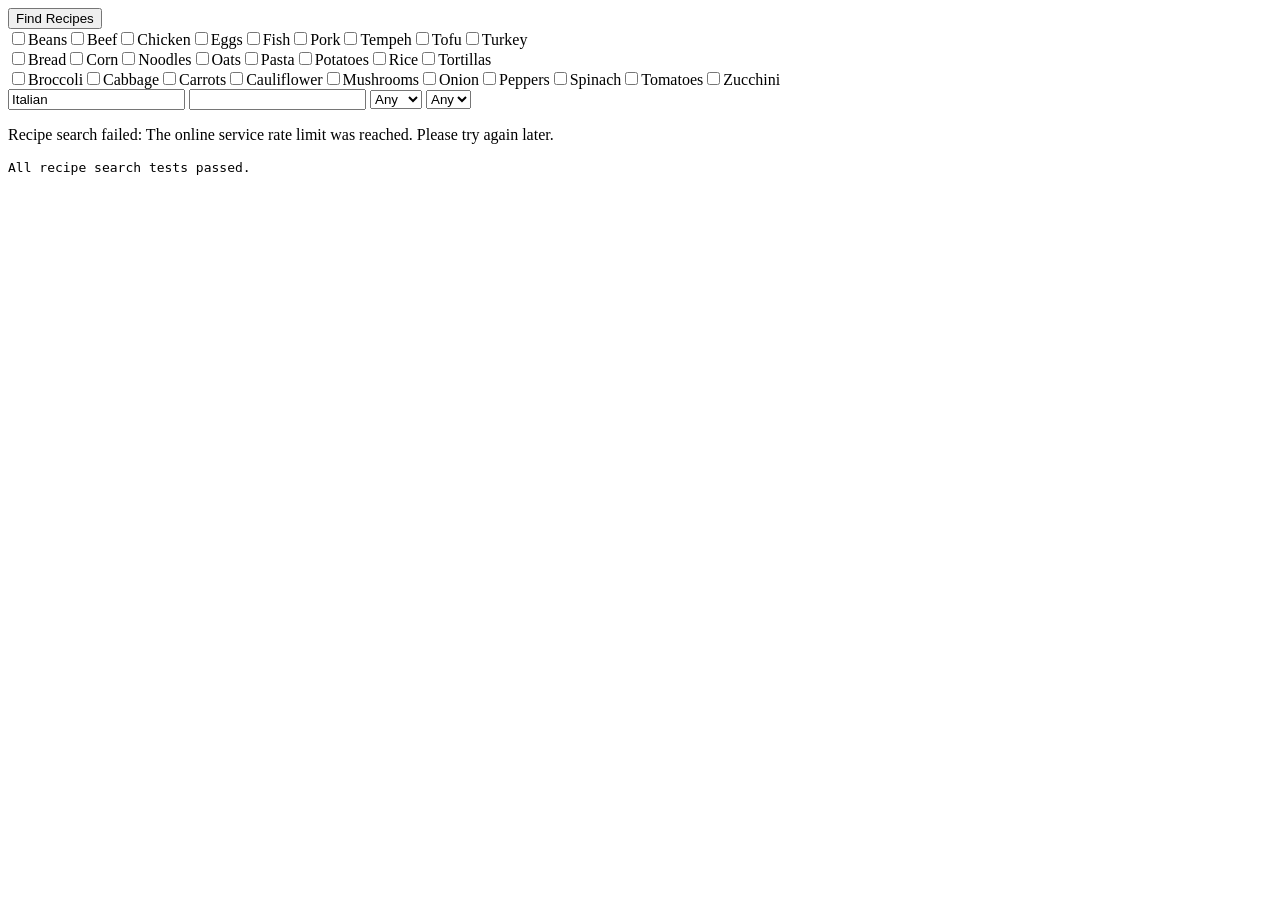
<file: tests/recipe-search.html>
<!DOCTYPE html>
<html lang="en">
<head><meta charset="utf-8"><title>Recipe search tests</title></head>
<body>
<button data-page="recipe-discovery">Find Recipes</button>
<form id="recipe-discovery-form">
    <div id="discovery-protein"></div>
    <div id="discovery-starch"></div>
    <div id="discovery-vegetables"></div>
    <input id="discovery-cuisine">
    <input id="discovery-ingredients">
    <select id="discovery-difficulty"><option value="">Any</option><option>Easy</option></select>
    <select id="discovery-time"><option value="">Any</option><option value="30">30</option></select>
</form>
<p id="recipe-discovery-status"></p>
<div id="recipe-discovery-results"></div>
<pre id="result">Running...</pre>
<script>
    window.repository = {
        getSimpleMealComponents: () => [],
        getAllMeals: () => [
            { id: 'a', name: 'Tempeh bowl', protein: 'Tempeh', categories: ['Protein'] },
            { id: 'b', name: 'Chicken Tikka Masala Recipe', protein: 'Chicken', categories: ['Protein'] },
            { id: 'c', name: 'Chilli Con Carne', protein: 'Beef', categories: ['Protein'] },
            { id: 'd', name: 'Vegetable curry', protein: 'Vegan', categories: ['Protein'] },
            { id: 'e', name: 'Creamy Garlic Pasta', categories: ['Starch'] },
            { id: 'f', name: 'Roasted Vegetable Medley', categories: ['Vegetables'] }
        ],
        getMealCategories: item => item.categories
    };
    window.ui = {
        createRecipeImage: ({ imageUrl }) => {
            const image = document.createElement('img');
            image.src = imageUrl;
            return image;
        },
        createPhotoCredit: credit => document.createTextNode(credit.license)
    };
    let fail = false;
    let delay = false;
    let rejectDelayed;
    let lastSearch;
    window.fetch = async url => {
        const request = new URL(url);
        if (delay) return new Promise((resolve, reject) => { rejectDelayed = reject; });
        if (fail) return { ok: false, status: 429 };
        if (request.hostname === 'commons.wikimedia.org') {
            return { ok: true, json: async () => ({ query: { pages: [] } }) };
        }
        if (request.pathname === '/api/v1/recipes') {
            lastSearch = request.searchParams;
            const selected = request.searchParams.get('ingredients');
            if (!selected) {
                return { ok: true, json: async () => ({ results: [
                    { slug: 'italian-soup', name: 'Italian Soup' }
                ] }) };
            }
            if (!selected.includes('chicken') || !selected.includes('fish') || !selected.includes('garlic')) {
                throw new Error('Options not sent');
            }
            return { ok: true, json: async () => ({ results: [
                { slug: 'quick-fish', name: '20-Minute Fish', matched_ingredients: ['fish', 'rice', 'broccoli', 'garlic'] },
                { slug: 'missing-rice', name: 'Chicken', matched_ingredients: ['chicken', 'broccoli'] },
                { slug: 'unknown-time', name: 'Chicken and Rice', matched_ingredients: ['chicken', 'rice', 'broccoli', 'garlic'] },
                { slug: 'missing-garlic', name: '25-Minute Chicken', matched_ingredients: ['chicken', 'rice', 'broccoli'] }
            ] }) };
        }
        return { ok: true, json: async () => ({
            directions: 'Mix ingredients. Cook until ready.',
            ingredients: [{ text: '1 cup rice' }, { text: '1 cup broccoli' }]
        }) };
    };
</script>
<script src="../js/recipe-search.js"></script>
<script>
    window.addEventListener('DOMContentLoaded', async () => {
        const assert = (condition, message) => { if (!condition) throw new Error(message); };
        try {
            assert(document.querySelector('#discovery-protein input[value="Tempeh"]'),
                'Saved protein types should be offered as search options');
            assert(!document.querySelector('#discovery-protein input[value="Chicken Tikka Masala Recipe"]') &&
                !document.querySelector('#discovery-protein input[value="Chilli Con Carne"]') &&
                !document.querySelector('#discovery-protein input[value="Vegan"]'),
                'Recipe names and dietary labels must not appear as protein ingredients');
            assert(document.querySelector('#discovery-starch input[value="Pasta"]') &&
                document.querySelector('#discovery-vegetables input[value="Broccoli"]') &&
                !document.querySelector('#discovery-starch input[value="Creamy Garlic Pasta"]') &&
                !document.querySelector('#discovery-vegetables input[value="Roasted Vegetable Medley"]'),
                'Starch and vegetable choices should be ingredients, not saved dishes');
            ['Chicken', 'Fish'].forEach(name => {
                document.querySelector(`#discovery-protein input[value="${name}"]`).checked = true;
            });
            document.querySelector('#discovery-starch input[value="Rice"]').checked = true;
            document.querySelector('#discovery-vegetables input[value="Broccoli"]').checked = true;
            document.getElementById('discovery-ingredients').value = 'garlic';
            document.getElementById('discovery-time').value = '30';
            document.getElementById('discovery-difficulty').value = 'Easy';
            await window.recipeDiscovery.search();
            const cards = document.querySelectorAll('#recipe-discovery-results article');
            assert(cards.length === 1 && cards[0].textContent.includes('20-Minute Fish'),
                'Any selected protein should match, but starch, other ingredients and a known time are required');
            assert(cards[0].textContent.includes('Easy (estimated from 2 instruction sentences)') &&
                cards[0].querySelector('a').href === 'https://myplate.food/recipes/quick-fish',
                'Results should show a labelled estimate and a source link');
            assert(cards[0].textContent.includes('No suitable illustrative photo found.'),
                'Missing photos should be explicit');
            assert(!lastSearch.has('q'), 'Search without a cuisine should not send a keyword');
            document.getElementById('discovery-cuisine').value = 'Italian';
            await window.recipeDiscovery.search();
            assert(lastSearch.get('q') === 'Italian' && lastSearch.has('ingredients') &&
                document.querySelectorAll('#recipe-discovery-results article').length === 1,
                'Cuisine keywords should combine with ingredient filters');
            document.querySelectorAll('#recipe-discovery-form input:checked').forEach(input => { input.checked = false; });
            document.getElementById('discovery-ingredients').value = '';
            document.getElementById('discovery-time').value = '';
            document.getElementById('discovery-difficulty').value = '';
            await window.recipeDiscovery.search();
            assert(lastSearch.get('q') === 'Italian' && !lastSearch.has('ingredients') &&
                document.querySelector('#recipe-discovery-results article').textContent.includes('Italian Soup'),
                'Cuisine-only searches should accept results without matched ingredients');
            document.getElementById('discovery-cuisine').value = '';
            await window.recipeDiscovery.search();
            assert(document.getElementById('recipe-discovery-status').textContent.includes('Enter a cuisine keyword'),
                'A search without cuisine or ingredients should be rejected');
            document.getElementById('discovery-cuisine').value = 'Italian';
            delay = true;
            const staleSearch = window.recipeDiscovery.search();
            delay = false;
            fail = true;
            await window.recipeDiscovery.search();
            rejectDelayed(new Error('Outdated request failed'));
            await staleSearch;
            assert(document.getElementById('recipe-discovery-status').textContent.includes('rate limit'),
                'API errors should be visible and stale requests must not replace them');
            assert(!document.querySelector('#recipe-discovery-results article'), 'Stale results must be cleared');
            document.getElementById('result').textContent = 'All recipe search tests passed.';
        } catch (error) {
            document.getElementById('result').textContent = `FAILED: ${error.message}`;
            throw error;
        }
    });
</script>
</body>
</html>
</file>
<file: css/styles.css>
/* Root Variables */
:root {
    --primary-color: #4CAF50;
    --secondary-color: #2196F3;
    --success-color: #8BC34A;
    --danger-color: #f44336;
    --warning-color: #ff9800;
    --info-color: #2196F3;
    
    --bg-primary: #ffffff;
    --bg-secondary: #f5f5f5;
    --bg-tertiary: #eeeeee;
    --text-primary: #212121;
    --text-secondary: #757575;
    --border-color: #e0e0e0;
    
    --shadow-sm: 0 1px 3px rgba(0,0,0,0.12);
    --shadow-md: 0 4px 6px rgba(0,0,0,0.15);
    --shadow-lg: 0 8px 16px rgba(0,0,0,0.2);
    
    --spacing-xs: 0.25rem;
    --spacing-sm: 0.5rem;
    --spacing-md: 1rem;
    --spacing-lg: 1.5rem;
    --spacing-xl: 2rem;
    
    --border-radius: 8px;
    --transition: all 0.3s ease;
}

/* Dark Mode */
body.dark-mode {
    --bg-primary: #121212;
    --bg-secondary: #1e1e1e;
    --bg-tertiary: #2c2c2c;
    --text-primary: #ffffff;
    --text-secondary: #b0b0b0;
    --border-color: #404040;
}

/* Global Styles */
* {
    margin: 0;
    padding: 0;
    box-sizing: border-box;
}

html, body {
    height: 100%;
    width: 100%;
}

body {
    font-family: -apple-system, BlinkMacSystemFont, 'Segoe UI', Roboto, Oxygen, Ubuntu, Cantarell, sans-serif;
    background-color: var(--bg-primary);
    color: var(--text-primary);
    transition: var(--transition);
    line-height: 1.6;
}

/* App Container */
.app-container {
    display: flex;
    height: 100vh;
    overflow: hidden;
}

/* Navigation */
.main-nav {
    width: 250px;
    background-color: var(--bg-secondary);
    border-right: 1px solid var(--border-color);
    overflow-y: auto;
    display: flex;
    flex-direction: column;
}

.nav-header {
    padding: var(--spacing-lg);
    border-bottom: 1px solid var(--border-color);
    display: flex;
    justify-content: space-between;
    align-items: center;
}

.logo {
    font-size: 1.25rem;
    font-weight: 600;
    margin: 0;
}

.theme-toggle {
    background: none;
    border: none;
    cursor: pointer;
    font-size: 1.25rem;
    padding: var(--spacing-sm);
    border-radius: 50%;
    transition: var(--transition);
}

.theme-toggle:hover {
    background-color: var(--border-color);
}

.nav-links {
    list-style: none;
    flex: 1;
    overflow-y: auto;
}

.nav-btn {
    width: 100%;
    padding: var(--spacing-md);
    border: none;
    background: none;
    color: var(--text-primary);
    cursor: pointer;
    text-align: left;
    transition: var(--transition);
    border-left: 4px solid transparent;
    font-size: 0.95rem;
}

.nav-btn:hover {
    background-color: var(--bg-tertiary);
}

.nav-btn.active {
    background-color: var(--bg-tertiary);
    border-left-color: var(--primary-color);
    color: var(--primary-color);
    font-weight: 600;
}

/* Main Content */
.main-content {
    flex: 1;
    overflow-y: auto;
    padding: var(--spacing-xl);
    background-color: var(--bg-primary);
}

.page {
    display: none;
}

.page.active {
    display: block;
    animation: fadeIn 0.3s ease-in;
}

@keyframes fadeIn {
    from {
        opacity: 0;
    }
    to {
        opacity: 1;
    }
}

/* Page Header */
.page-header {
    display: flex;
    justify-content: space-between;
    align-items: center;
    margin-bottom: var(--spacing-xl);
    flex-wrap: wrap;
    gap: var(--spacing-md);
}

.page-header h2 {
    font-size: 1.75rem;
    color: var(--text-primary);
}

.header-actions {
    display: flex;
    gap: var(--spacing-md);
    align-items: center;
    flex-wrap: wrap;
}

.week-display {
    font-size: 0.9rem;
    color: var(--text-secondary);
    background-color: var(--bg-secondary);
    padding: var(--spacing-sm) var(--spacing-md);
    border-radius: var(--border-radius);
}

.week-select-label {
    font-size: 0.9rem;
    color: var(--text-secondary);
}

.week-selector {
    padding: var(--spacing-sm) var(--spacing-md);
    border: 1px solid var(--border-color);
    border-radius: var(--border-radius);
    background-color: var(--bg-primary);
    color: var(--text-primary);
    font: inherit;
}

/* Buttons */
.btn {
    padding: var(--spacing-sm) var(--spacing-md);
    border: none;
    border-radius: var(--border-radius);
    cursor: pointer;
    font-size: 0.95rem;
    font-weight: 500;
    transition: var(--transition);
    white-space: nowrap;
}

.btn-primary {
    background-color: var(--primary-color);
    color: white;
}

.btn-primary:hover {
    background-color: #45a049;
    box-shadow: var(--shadow-md);
}

.btn-secondary {
    background-color: var(--bg-secondary);
    color: var(--text-primary);
    border: 1px solid var(--border-color);
}

.btn-secondary:hover {
    background-color: var(--bg-tertiary);
}

.btn-success {
    background-color: var(--success-color);
    color: white;
}

.btn-success:hover {
    background-color: #7cb342;
    box-shadow: var(--shadow-md);
}

.btn-danger {
    background-color: var(--danger-color);
    color: white;
}

.btn-danger:hover {
    background-color: #da190b;
    box-shadow: var(--shadow-md);
}

.btn-sm {
    padding: var(--spacing-xs) var(--spacing-sm);
    font-size: 0.85rem;
}

/* Dashboard Widgets */
.dashboard-widgets {
    display: grid;
    grid-template-columns: repeat(auto-fit, minmax(200px, 1fr));
    gap: var(--spacing-lg);
    margin-bottom: var(--spacing-xl);
}

.widget {
    background-color: var(--bg-secondary);
    padding: var(--spacing-lg);
    border-radius: var(--border-radius);
    box-shadow: var(--shadow-sm);
}

.widget h3 {
    font-size: 0.9rem;
    color: var(--text-secondary);
    margin-bottom: var(--spacing-md);
    text-transform: uppercase;
    font-weight: 600;
}

.status-badge {
    display: inline-block;
    padding: var(--spacing-sm) var(--spacing-md);
    border-radius: 20px;
    font-size: 0.9rem;
    font-weight: 600;
    text-transform: uppercase;
}

.status-badge.draft {
    background-color: #fff3cd;
    color: #856404;
}

.status-badge.approved {
    background-color: #d4edda;
    color: #155724;
}

#week-approved-badge[hidden] {
    display: none;
}

/* Week View */
.week-container {
    margin-bottom: var(--spacing-xl);
}

.week-view {
    display: grid;
    grid-template-columns: repeat(auto-fit, minmax(max(300px, calc(25% - var(--spacing-lg))), 1fr));
    gap: var(--spacing-lg);
}

.day-card {
    background-color: var(--bg-secondary);
    border-radius: var(--border-radius);
    overflow: hidden;
    box-shadow: var(--shadow-sm);
    transition: var(--transition);
}

.day-card:hover {
    box-shadow: var(--shadow-md);
}

.day-header {
    background-color: var(--primary-color);
    color: white;
    padding: var(--spacing-md);
    font-weight: 600;
    font-size: 1.1rem;
}

.day-meals {
    padding: var(--spacing-lg);
}

.meal-slot {
    margin-bottom: var(--spacing-lg);
}

.meal-slot:last-child {
    margin-bottom: 0;
}

.meal-slot-label {
    display: flex;
    align-items: center;
    justify-content: space-between;
    flex-wrap: wrap;
    gap: var(--spacing-sm);
    font-size: 0.85rem;
    color: var(--text-secondary);
    text-transform: uppercase;
    font-weight: 600;
    margin-bottom: var(--spacing-sm);
}

.lunch-options {
    display: flex;
    flex-wrap: wrap;
    justify-content: flex-end;
    gap: var(--spacing-sm);
}

.school-lunch-toggle {
    display: inline-flex;
    align-items: center;
    gap: var(--spacing-sm);
    text-transform: none;
    white-space: nowrap;
    cursor: pointer;
}

.school-lunch-toggle input {
    width: 16px;
    height: 16px;
    cursor: pointer;
}

.meal-item {
    background-color: var(--bg-primary);
    border: 1px solid var(--border-color);
    border-radius: var(--border-radius);
    padding: var(--spacing-md);
    transition: var(--transition);
    min-height: 60px;
    display: flex;
    flex-direction: column;
    justify-content: space-between;
}

.meal-item:hover {
    border-color: var(--primary-color);
    box-shadow: var(--shadow-sm);
}

.planner-meal-image {
    display: block;
    width: 100%;
    height: 80px;
    object-fit: cover;
    border-radius: var(--border-radius);
    margin-bottom: var(--spacing-sm);
}

.planner-meal-open {
    display: block;
    width: 100%;
    padding: 0;
    border: 0;
    background: transparent;
    color: inherit;
    font: inherit;
    text-align: left;
    cursor: pointer;
}

.planner-components {
    display: grid;
    grid-template-columns: repeat(3, minmax(0, 1fr));
    gap: var(--spacing-sm);
}

.planner-components-breakfast {
    grid-template-columns: repeat(2, minmax(0, 1fr));
}

.planner-component {
    min-width: 0;
    display: flex;
    flex-direction: column;
    align-items: flex-start;
    gap: var(--spacing-sm);
    overflow-wrap: anywhere;
}

.planner-component-label {
    font-size: 0.8rem;
    font-weight: 600;
}

.planner-component-actions {
    display: flex;
    flex-wrap: wrap;
    gap: var(--spacing-xs);
    margin-top: auto;
}

.planner-add-component,
.planner-remove-component {
    min-width: 2rem;
}

.meal-name {
    font-weight: 600;
    margin-bottom: var(--spacing-xs);
}

.meal-info {
    font-size: 0.85rem;
    color: var(--text-secondary);
}

.meal-item.school-lunch {
    background-color: #f0f4c3;
    border-color: #f57c00;
    opacity: 0.8;
}

.meal-item.empty {
    background-color: var(--bg-tertiary);
    border: 2px dashed var(--border-color);
    opacity: 0.5;
}

/* Quick Actions */
.quick-actions {
    display: flex;
    gap: var(--spacing-md);
    flex-wrap: wrap;
    margin-top: var(--spacing-xl);
}

/* Search and Filter */
.search-filter {
    display: flex;
    gap: var(--spacing-md);
    margin-bottom: var(--spacing-lg);
    flex-wrap: wrap;
}

.search-input {
    flex: 1;
    min-width: 200px;
    padding: var(--spacing-md);
    border: 1px solid var(--border-color);
    border-radius: var(--border-radius);
    background-color: var(--bg-primary);
    color: var(--text-primary);
    font-size: 0.95rem;
}

.search-input:focus {
    outline: none;
    border-color: var(--primary-color);
    box-shadow: 0 0 0 3px rgba(76, 175, 80, 0.1);
}

.filter-select {
    padding: var(--spacing-md);
    border: 1px solid var(--border-color);
    border-radius: var(--border-radius);
    background-color: var(--bg-primary);
    color: var(--text-primary);
    cursor: pointer;
    font-size: 0.95rem;
}

.filter-select:focus {
    outline: none;
    border-color: var(--primary-color);
}

/* Meals Grid */
.meals-grid {
    display: grid;
    grid-template-columns: repeat(auto-fill, minmax(250px, 1fr));
    gap: var(--spacing-lg);
}

.recipe-discovery-note {
    margin: var(--spacing-md) 0;
    color: var(--text-secondary);
}

.recipe-discovery-filters {
    display: grid;
    grid-template-columns: repeat(auto-fit, minmax(220px, 1fr));
    gap: var(--spacing-md);
}

.recipe-discovery-card {
    cursor: default;
    gap: var(--spacing-sm);
}

.recipe-discovery-card .recipe-card-image {
    margin-bottom: 0;
}

#recipe-discovery-status {
    margin: var(--spacing-lg) 0;
}

.meal-card {
    background-color: var(--bg-secondary);
    border-radius: var(--border-radius);
    padding: var(--spacing-lg);
    box-shadow: var(--shadow-sm);
    transition: var(--transition);
    cursor: pointer;
    display: flex;
    flex-direction: column;
}

.meal-card:hover {
    box-shadow: var(--shadow-md);
    transform: translateY(-2px);
}

.meal-card-header {
    display: flex;
    justify-content: space-between;
    align-items: start;
    margin-bottom: var(--spacing-md);
}

.meal-card-title {
    font-size: 1.1rem;
    font-weight: 600;
    margin-bottom: var(--spacing-sm);
}

.meal-card-meta {
    display: flex;
    flex-wrap: wrap;
    gap: var(--spacing-sm);
    margin-bottom: var(--spacing-md);
    font-size: 0.85rem;
}

.badge {
    background-color: var(--primary-color);
    color: white;
    padding: 2px 8px;
    border-radius: 12px;
    font-size: 0.75rem;
}

.meal-card-actions {
    display: flex;
    gap: var(--spacing-sm);
    margin-top: auto;
}

.meal-card-actions .btn {
    flex: 1;
}

.meal-components-intro {
    color: var(--text-secondary);
    margin-bottom: var(--spacing-md);
}

.linked-recipes {
    margin-top: var(--spacing-sm);
    overflow-wrap: anywhere;
}

.linked-recipe-button {
    display: block;
    padding: var(--spacing-xs) 0;
    border: 0;
    background: transparent;
    color: var(--primary-color);
    font: inherit;
    text-align: left;
    text-decoration: underline;
    cursor: pointer;
}

.linked-recipe-button:focus-visible {
    outline: 2px solid var(--primary-color);
    outline-offset: 2px;
}

/* Rules List */
.rules-list {
    display: grid;
    gap: var(--spacing-lg);
}

.rule-item {
    background-color: var(--bg-secondary);
    padding: var(--spacing-lg);
    border-radius: var(--border-radius);
    box-shadow: var(--shadow-sm);
    display: grid;
    grid-template-columns: 1fr auto;
    gap: var(--spacing-lg);
    align-items: center;
}

.rule-info h3 {
    font-size: 1rem;
    margin-bottom: var(--spacing-sm);
}

.rule-info p {
    font-size: 0.9rem;
    color: var(--text-secondary);
    margin-bottom: var(--spacing-md);
}

.cuisine-flag {
    width: 1.3em;
    height: 0.975em;
    object-fit: cover;
    vertical-align: -0.1em;
    margin-right: 0.3em;
}

.cuisine-home-icon {
    margin-right: 0.3em;
}

.rule-controls {
    display: flex;
    flex-direction: column;
    gap: var(--spacing-md);
    align-items: flex-end;
}

.rule-toggle {
    display: flex;
    align-items: center;
    gap: var(--spacing-sm);
}

.toggle-switch {
    width: 50px;
    height: 26px;
    background-color: var(--border-color);
    border-radius: 13px;
    cursor: pointer;
    position: relative;
    transition: var(--transition);
}

.toggle-switch.active {
    background-color: var(--primary-color);
}

.toggle-switch::after {
    content: '';
    position: absolute;
    width: 22px;
    height: 22px;
    background-color: white;
    border-radius: 50%;
    top: 2px;
    left: 2px;
    transition: var(--transition);
}

.toggle-switch.active::after {
    left: 26px;
}

.rule-strength {
    display: flex;
    flex-direction: column;
    align-items: center;
    gap: var(--spacing-sm);
    min-width: 150px;
}

.rule-strength-slider {
    width: 100%;
    cursor: pointer;
}

.rule-strength-label {
    font-size: 0.85rem;
    font-weight: 600;
    color: var(--text-secondary);
}

.rule-actions {
    display: flex;
    gap: var(--spacing-sm);
}

/* History List */
.history-controls {
    margin-bottom: var(--spacing-lg);
}

.history-list {
    display: grid;
    gap: var(--spacing-lg);
}

.history-item {
    background-color: var(--bg-secondary);
    padding: var(--spacing-lg);
    border-radius: var(--border-radius);
    box-shadow: var(--shadow-sm);
    transition: var(--transition);
}

.history-item:hover {
    box-shadow: var(--shadow-md);
}

.history-header {
    display: flex;
    justify-content: space-between;
    align-items: center;
    margin-bottom: var(--spacing-md);
    flex-wrap: wrap;
    gap: var(--spacing-md);
}

.history-week-info {
    font-size: 1rem;
    font-weight: 600;
}

.history-date {
    font-size: 0.85rem;
    color: var(--text-secondary);
}

.history-status {
    font-size: 0.85rem;
    font-weight: 600;
    text-transform: uppercase;
}

.history-preview {
    display: grid;
    grid-template-columns: repeat(auto-fit, minmax(100px, 1fr));
    gap: var(--spacing-md);
    margin-top: var(--spacing-md);
}

.history-day-preview {
    background-color: var(--bg-primary);
    padding: var(--spacing-md);
    border-radius: var(--border-radius);
    font-size: 0.85rem;
    overflow-wrap: anywhere;
}

.history-day-preview-title {
    font-weight: 600;
    margin-bottom: var(--spacing-sm);
}

.history-actions {
    display: flex;
    flex-wrap: wrap;
    gap: var(--spacing-sm);
    margin-top: var(--spacing-md);
}

/* Shopping List */
.shopping-list {
    display: grid;
    gap: var(--spacing-md);
}

.shopping-item {
    background-color: var(--bg-secondary);
    padding: var(--spacing-md);
    border-radius: var(--border-radius);
    display: grid;
    grid-template-columns: auto 1fr auto;
    gap: var(--spacing-md);
    align-items: center;
}

.shopping-item-checkbox {
    width: 20px;
    height: 20px;
    cursor: pointer;
}

.shopping-item-name {
    font-weight: 500;
}

.shopping-item-quantity {
    text-align: right;
    min-width: 100px;
}

.shopping-item.purchased {
    opacity: 0.6;
}

.shopping-item.purchased .shopping-item-name {
    text-decoration: line-through;
    color: var(--text-secondary);
}

/* Settings */
.settings-form {
    display: grid;
    gap: var(--spacing-lg);
    max-width: 500px;
}

.setting-group {
    display: grid;
    gap: var(--spacing-md);
}

.setting-group label {
    font-weight: 600;
}

.setting-group input[type="number"],
.setting-group input[type="text"],
.setting-group input[type="url"],
.setting-group textarea,
.setting-group select {
    padding: var(--spacing-md);
    border: 1px solid var(--border-color);
    border-radius: var(--border-radius);
    background-color: var(--bg-primary);
    color: var(--text-primary);
    font-size: 0.95rem;
    font-family: inherit;
}

.setting-group input:focus,
.setting-group textarea:focus,
.setting-group select:focus {
    outline: none;
    border-color: var(--primary-color);
    box-shadow: 0 0 0 3px rgba(76, 175, 80, 0.1);
}

.checkbox-group {
    display: grid;
    grid-template-columns: repeat(auto-fit, minmax(150px, 1fr));
    gap: var(--spacing-md);
}

.checkbox-group label {
    display: flex;
    align-items: center;
    gap: var(--spacing-sm);
    cursor: pointer;
    font-weight: normal;
}

.checkbox-group input[type="checkbox"],
.checkbox-inline input[type="checkbox"] {
    cursor: pointer;
    width: 18px;
    height: 18px;
}

/* Modals */
.modal {
    display: none;
    position: fixed;
    z-index: 1000;
    left: 0;
    top: 0;
    width: 100%;
    height: 100%;
    background-color: rgba(0, 0, 0, 0.5);
    animation: fadeIn 0.3s ease-in;
}

.modal.active {
    display: flex;
    align-items: center;
    justify-content: center;
}

.modal-content {
    background-color: var(--bg-primary);
    padding: var(--spacing-xl);
    border-radius: var(--border-radius);
    width: 90%;
    max-width: 500px;
    max-height: 90vh;
    overflow-y: auto;
    position: relative;
    box-shadow: var(--shadow-lg);
}

.close-modal {
    position: absolute;
    right: var(--spacing-lg);
    top: var(--spacing-lg);
    font-size: 2rem;
    font-weight: bold;
    cursor: pointer;
    color: var(--text-secondary);
    transition: var(--transition);
}

.close-modal:hover {
    color: var(--text-primary);
}

.recipe-view-close {
    padding: 0;
    border: 0;
    background: transparent;
}

.recipe-view-section + .recipe-view-section {
    margin-top: var(--spacing-xl);
}

.recipe-view-text {
    font: inherit;
    white-space: pre-wrap;
    overflow-wrap: anywhere;
}

.modal-content h2 {
    margin-bottom: var(--spacing-lg);
}

/* Forms */
.form-group {
    display: grid;
    gap: var(--spacing-sm);
    margin-bottom: var(--spacing-lg);
}

#meal-protein-group[hidden],
#meal-pairing-group[hidden] {
    display: none;
}

.component-info-results {
    display: grid;
    gap: var(--spacing-sm);
    max-height: 220px;
    overflow-y: auto;
}

.component-info-results button {
    text-align: left;
}

#component-info-preview:not(:empty) {
    display: grid;
    gap: var(--spacing-sm);
    padding: var(--spacing-md);
    border: 1px solid var(--border-color);
    border-radius: var(--border-radius);
}

.component-info-results + #component-info-preview p {
    margin: 0;
}

.component-photo-search {
    display: flex;
    flex-wrap: wrap;
    gap: var(--spacing-sm);
}

.component-photo-search input {
    min-width: 0;
    flex: 1;
}

.component-photo-results {
    display: grid;
    grid-template-columns: repeat(auto-fit, minmax(150px, 1fr));
    gap: var(--spacing-md);
    max-height: 400px;
    overflow-y: auto;
}

.component-photo-result {
    width: 100%;
    padding: var(--spacing-sm);
    border: 1px solid var(--border-color);
    border-radius: var(--border-radius);
    background: var(--bg-secondary);
    color: var(--text-primary);
    font: inherit;
    cursor: pointer;
    overflow-wrap: anywhere;
}

.component-photo-thumbnail {
    width: 100%;
    height: 100px;
    object-fit: cover;
    border-radius: var(--border-radius);
}

.component-photo-preview-image {
    display: block;
    max-width: 220px;
    max-height: 150px;
    object-fit: cover;
    border-radius: var(--border-radius);
}

.component-photo-credit {
    font-size: 0.7rem;
    overflow-wrap: anywhere;
}

.checkbox-options {
    min-width: 0;
    padding: 0;
    border: 0;
}

.checkbox-options legend {
    margin-bottom: var(--spacing-sm);
    font-weight: 600;
    font-size: 0.95rem;
}

.checkbox-options-grid {
    display: flex;
    flex-wrap: wrap;
    gap: var(--spacing-md);
}

.checkbox-options-grid label {
    display: inline-flex;
    align-items: center;
    gap: var(--spacing-xs);
    font-weight: 400;
}

.checkbox-options-grid input[type="checkbox"] {
    width: 18px;
    height: 18px;
    cursor: pointer;
}

.form-group label {
    font-weight: 600;
    font-size: 0.95rem;
}

.form-group input[type="text"],
.form-group input[type="number"],
.form-group input[type="email"],
.form-group input[type="url"],
.form-group input[type="date"],
.form-group textarea,
.form-group select {
    padding: var(--spacing-md);
    border: 1px solid var(--border-color);
    border-radius: var(--border-radius);
    background-color: var(--bg-primary);
    color: var(--text-primary);
    font-size: 0.95rem;
    font-family: inherit;
}

.form-group input:focus,
.form-group textarea:focus,
.form-group select:focus {
    outline: none;
    border-color: var(--primary-color);
    box-shadow: 0 0 0 3px rgba(76, 175, 80, 0.1);
}

.form-actions {
    display: flex;
    gap: var(--spacing-md);
    justify-content: flex-end;
    margin-top: var(--spacing-xl);
}

.form-actions .btn {
    min-width: 120px;
}

.recipe-import-controls {
    display: flex;
    gap: var(--spacing-sm);
}

.recipe-import-controls input {
    flex: 1;
    min-width: 0;
}

.recipe-import-help,
.recipe-import-status {
    color: var(--text-secondary);
    font-size: 0.85rem;
}

.recipe-import-status.error {
    color: var(--danger-color);
}

.recipe-import-status.success {
    color: var(--primary-color);
}

.recipe-source-link {
    margin-bottom: var(--spacing-md);
    overflow-wrap: anywhere;
}

.recipe-import-preview {
    background-color: var(--bg-secondary);
    border: 1px solid var(--border-color);
    border-radius: var(--border-radius);
    padding: var(--spacing-md);
    margin-bottom: var(--spacing-lg);
}

.recipe-import-preview h3,
.recipe-import-preview h4 {
    margin-bottom: var(--spacing-sm);
}

.recipe-import-preview section {
    margin-top: var(--spacing-md);
}

.recipe-import-preview ul,
.recipe-import-preview ol {
    padding-left: var(--spacing-xl);
}

.recipe-import-preview img,
.recipe-card-image {
    display: block;
    width: 100%;
    max-height: 240px;
    object-fit: cover;
    border-radius: var(--border-radius);
    margin-bottom: var(--spacing-md);
}

/* Meal Picker */
.meal-picker-controls {
    display: flex;
    gap: var(--spacing-md);
    margin-bottom: var(--spacing-lg);
}

.meal-picker-list {
    display: grid;
    gap: var(--spacing-md);
    max-height: 400px;
    overflow-y: auto;
}

.meal-picker-item {
    background-color: var(--bg-secondary);
    padding: var(--spacing-md);
    border-radius: var(--border-radius);
    cursor: pointer;
    transition: var(--transition);
    border: 1px solid transparent;
    color: var(--text-primary);
    font: inherit;
    text-align: left;
}

.meal-picker-item:hover {
    background-color: var(--bg-tertiary);
    border-color: var(--primary-color);
}

/* Responsive */
@media (max-width: 768px) {
    .app-container {
        flex-direction: column;
    }

    .main-nav {
        width: 100%;
        height: auto;
        border-right: none;
        border-bottom: 1px solid var(--border-color);
    }

    .nav-links {
        display: flex;
        flex-wrap: wrap;
    }

    .nav-btn {
        flex: 1;
        min-width: 120px;
        border-left: none;
        border-bottom: 2px solid transparent;
        border-radius: 0;
    }

    .nav-btn.active {
        border-left: none;
        border-bottom-color: var(--primary-color);
    }

    .main-content {
        padding: var(--spacing-lg);
    }

    .page-header {
        flex-direction: column;
        align-items: flex-start;
    }

    .header-actions {
        width: 100%;
    }

    .week-view {
        grid-template-columns: 1fr;
    }

    .rule-item {
        grid-template-columns: 1fr;
    }

    .rule-controls {
        align-items: flex-start;
    }

    .modal-content {
        width: 95%;
        max-width: none;
    }

    .recipe-import-controls {
        flex-direction: column;
    }

    .meals-grid {
        grid-template-columns: 1fr;
    }

}

@media (max-width: 480px) {
    .main-nav {
        height: auto;
    }

    .page-header h2 {
        font-size: 1.5rem;
    }

    .dashboard-widgets {
        grid-template-columns: 1fr;
    }


    .quick-actions {
        flex-direction: column;
    }

    .quick-actions .btn {
        width: 100%;
    }

    .search-filter {
        flex-direction: column;
    }

    .search-input,
    .filter-select {
        width: 100%;
    }

    .history-header {
        flex-direction: column;
        align-items: flex-start;
    }
}

/* Print Styles */
@media print {
    .main-nav,
    .quick-actions,
    .page-header button {
        display: none;
    }

    .main-content {
        padding: 0;
    }

    .week-view {
        grid-template-columns: 1fr;
    }
}
</file>
